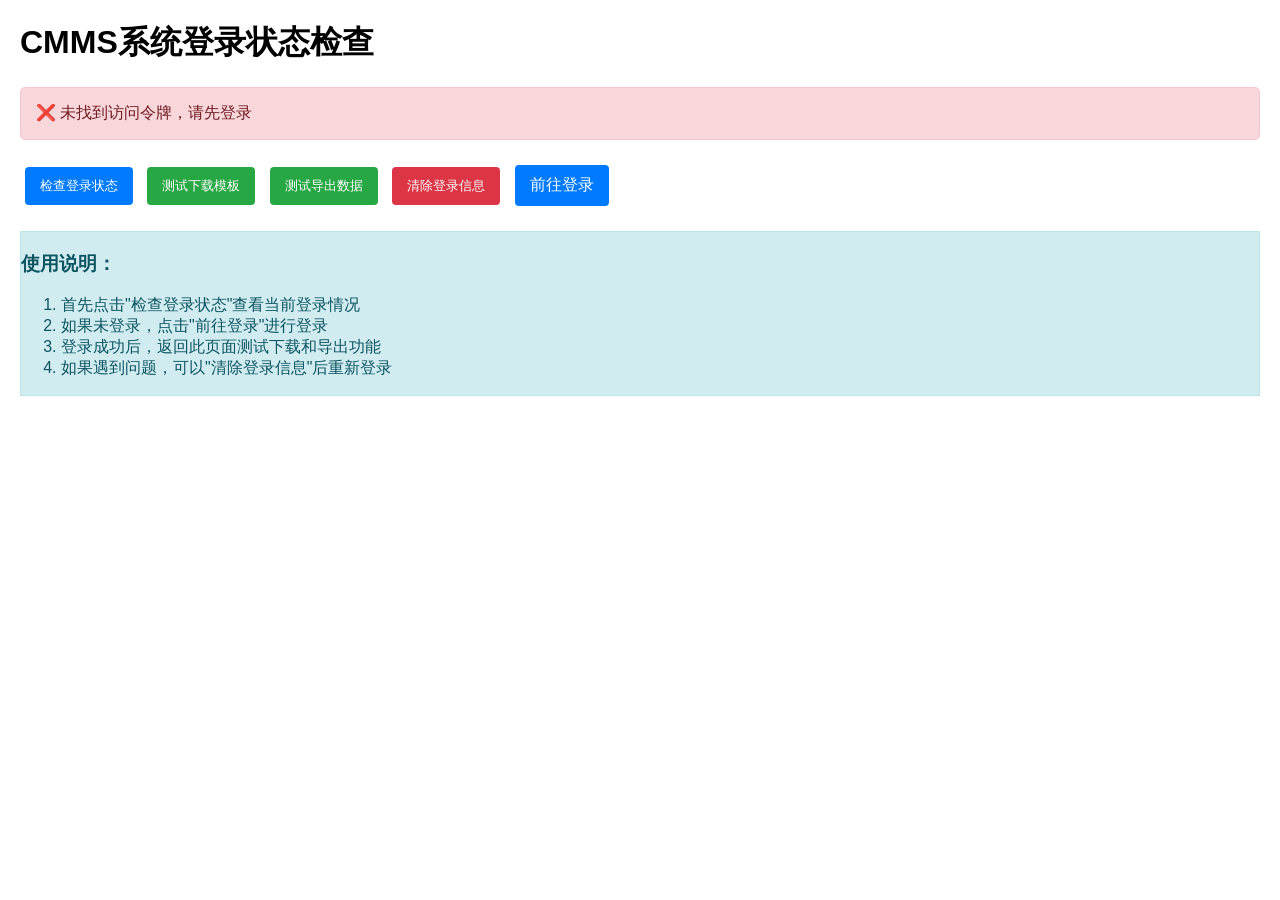
<file: static/check_login.html>
<!DOCTYPE html>
<html lang="zh-CN">
<head>
    <meta charset="UTF-8">
    <meta name="viewport" content="width=device-width, initial-scale=1.0">
    <title>登录状态检查</title>
    <style>
        body { font-family: Arial, sans-serif; margin: 20px; }
        .status { padding: 15px; margin: 10px 0; border-radius: 5px; }
        .success { background: #d4edda; color: #155724; border: 1px solid #c3e6cb; }
        .error { background: #f8d7da; color: #721c24; border: 1px solid #f5c6cb; }
        .warning { background: #fff3cd; color: #856404; border: 1px solid #ffeaa7; }
        .info { background: #d1ecf1; color: #0c5460; border: 1px solid #bee5eb; }
        .btn { padding: 10px 15px; margin: 5px; background: #007bff; color: white; border: none; border-radius: 4px; cursor: pointer; text-decoration: none; display: inline-block; }
        .btn:hover { background: #0056b3; }
        .btn-success { background: #28a745; }
        .btn-danger { background: #dc3545; }
        .code { background: #f8f9fa; padding: 2px 4px; border-radius: 3px; font-family: monospace; }
    </style>
</head>
<body>
    <h1>CMMS系统登录状态检查</h1>
    
    <div id="statusArea"></div>
    
    <div style="margin: 20px 0;">
        <button class="btn" onclick="checkLoginStatus()">检查登录状态</button>
        <button class="btn btn-success" onclick="testDownload()">测试下载模板</button>
        <button class="btn btn-success" onclick="testExport()">测试导出数据</button>
        <button class="btn btn-danger" onclick="clearTokens()">清除登录信息</button>
        <a href="/static/login.html" class="btn">前往登录</a>
    </div>
    
    <div class="info">
        <h3>使用说明：</h3>
        <ol>
            <li>首先点击"检查登录状态"查看当前登录情况</li>
            <li>如果未登录，点击"前往登录"进行登录</li>
            <li>登录成功后，返回此页面测试下载和导出功能</li>
            <li>如果遇到问题，可以"清除登录信息"后重新登录</li>
        </ol>
    </div>

    <script>
        function showStatus(message, type = 'info') {
            const statusArea = document.getElementById('statusArea');
            const div = document.createElement('div');
            div.className = `status ${type}`;
            div.innerHTML = message;
            statusArea.appendChild(div);
        }
        
        function clearStatus() {
            document.getElementById('statusArea').innerHTML = '';
        }
        
        function checkLoginStatus() {
            clearStatus();
            
            const accessToken = localStorage.getItem('access_token');
            const refreshToken = localStorage.getItem('refresh_token');
            const userInfo = localStorage.getItem('user');
            
            if (!accessToken) {
                showStatus('❌ 未找到访问令牌，请先登录', 'error');
                return;
            }
            
            showStatus('✅ 找到访问令牌', 'success');
            
            if (refreshToken) {
                showStatus('✅ 找到刷新令牌', 'success');
            } else {
                showStatus('⚠️ 未找到刷新令牌', 'warning');
            }
            
            if (userInfo) {
                try {
                    const user = JSON.parse(userInfo);
                    showStatus(`✅ 用户信息: ${user.username} (${user.role || '未知角色'})`, 'success');
                } catch (e) {
                    showStatus('⚠️ 用户信息格式错误', 'warning');
                }
            } else {
                showStatus('⚠️ 未找到用户信息', 'warning');
            }
            
            // 检查Token是否过期
            try {
                const payload = JSON.parse(atob(accessToken.split('.')[1]));
                const exp = payload.exp * 1000;
                const now = Date.now();
                
                if (exp > now) {
                    const remaining = Math.floor((exp - now) / 1000 / 60);
                    showStatus(`✅ 令牌有效，剩余 ${remaining} 分钟`, 'success');
                } else {
                    showStatus('❌ 令牌已过期，请重新登录', 'error');
                }
            } catch (e) {
                showStatus('⚠️ 无法解析令牌信息', 'warning');
            }
        }
        
        async function testDownload() {
            clearStatus();
            showStatus('正在测试下载模板...', 'info');
            
            const token = localStorage.getItem('access_token');
            if (!token) {
                showStatus('❌ 未找到访问令牌，请先登录', 'error');
                return;
            }
            
            try {
                const response = await fetch('/api/assets/download_template/', {
                    method: 'GET',
                    headers: {
                        'Authorization': `Bearer ${token}`
                    }
                });
                
                if (response.ok) {
                    showStatus('✅ 下载模板API测试成功', 'success');
                    
                    // 实际下载文件
                    const blob = await response.blob();
                    const url = window.URL.createObjectURL(blob);
                    const a = document.createElement('a');
                    a.href = url;
                    a.download = '设备导入模板.xlsx';
                    document.body.appendChild(a);
                    a.click();
                    document.body.removeChild(a);
                    window.URL.revokeObjectURL(url);
                    
                    showStatus('✅ 模板文件下载成功', 'success');
                } else {
                    const errorText = await response.text();
                    showStatus(`❌ 下载失败: ${response.status} - ${errorText}`, 'error');
                }
            } catch (error) {
                showStatus(`❌ 下载测试失败: ${error.message}`, 'error');
            }
        }
        
        async function testExport() {
            clearStatus();
            showStatus('正在测试导出数据...', 'info');
            
            const token = localStorage.getItem('access_token');
            if (!token) {
                showStatus('❌ 未找到访问令牌，请先登录', 'error');
                return;
            }
            
            try {
                const response = await fetch('/api/assets/export_csv/', {
                    method: 'GET',
                    headers: {
                        'Authorization': `Bearer ${token}`
                    }
                });
                
                if (response.ok) {
                    showStatus('✅ 导出数据API测试成功', 'success');
                    
                    // 实际下载文件
                    const blob = await response.blob();
                    const url = window.URL.createObjectURL(blob);
                    const a = document.createElement('a');
                    a.href = url;
                    a.download = '设备台账导出.xlsx';
                    document.body.appendChild(a);
                    a.click();
                    document.body.removeChild(a);
                    window.URL.revokeObjectURL(url);
                    
                    showStatus('✅ 数据文件导出成功', 'success');
                } else {
                    const errorText = await response.text();
                    showStatus(`❌ 导出失败: ${response.status} - ${errorText}`, 'error');
                }
            } catch (error) {
                showStatus(`❌ 导出测试失败: ${error.message}`, 'error');
            }
        }
        
        function clearTokens() {
            localStorage.removeItem('access_token');
            localStorage.removeItem('refresh_token');
            localStorage.removeItem('user');
            showStatus('✅ 登录信息已清除', 'success');
        }
        
        // 页面加载时自动检查状态
        window.addEventListener('load', () => {
            checkLoginStatus();
        });
    </script>
</body>
</html>
</file>
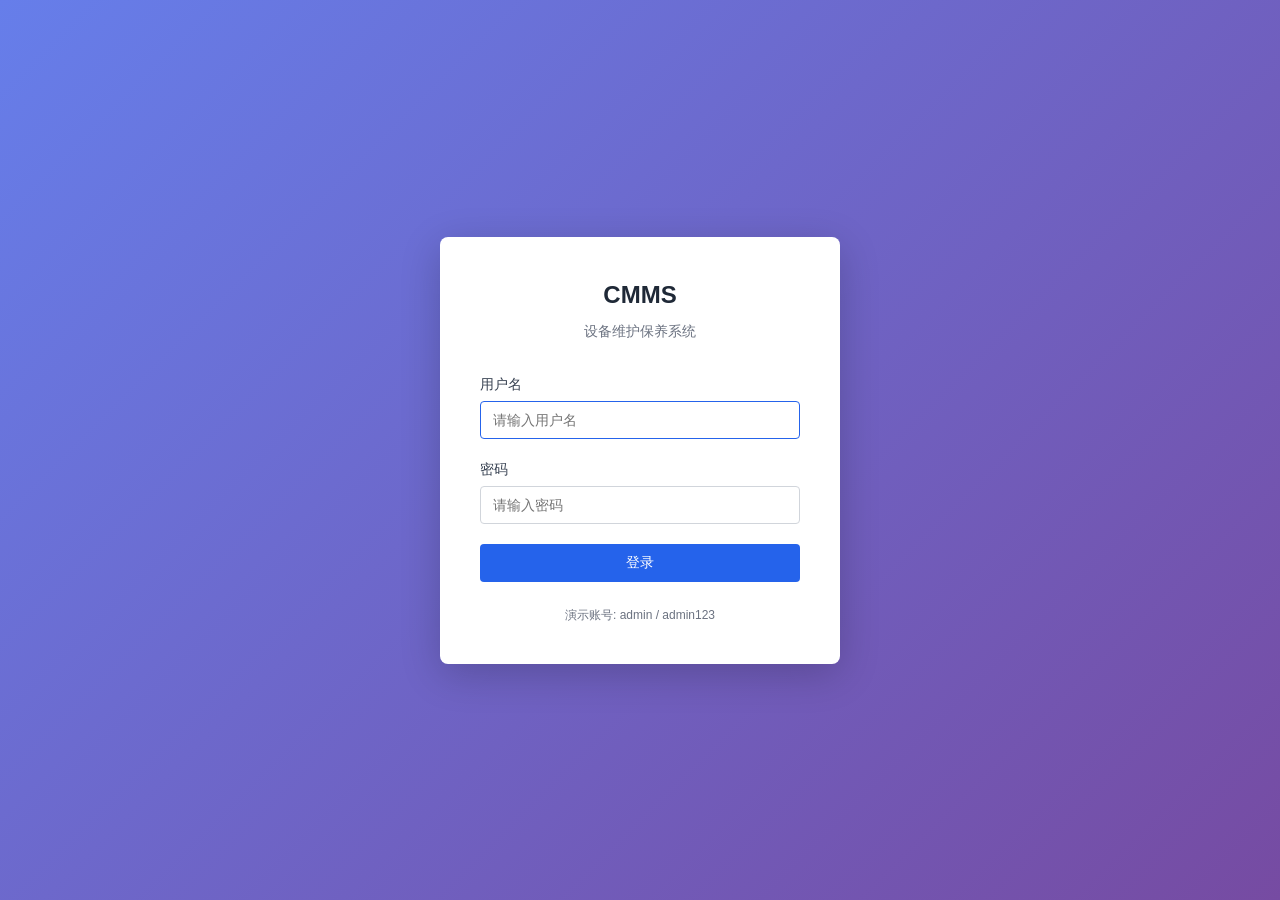
<file: static/login.html>
<!DOCTYPE html>
<html lang="zh-CN">
<head>
    <meta charset="UTF-8">
    <meta name="viewport" content="width=device-width, initial-scale=1.0">
    <title>登录 - CMMS 设备维护保养系统</title>
    <link rel="stylesheet" href="/static/css/common.css">
    <style>
        body {
            margin: 0;
            padding: 0;
        }
    </style>
</head>
<body>
    <div class="login-container">
        <div class="login-box">
            <h1 class="login-title">CMMS</h1>
            <p class="login-subtitle">设备维护保养系统</p>

            <div id="message-container"></div>

            <form id="loginForm">
                <div class="form-group">
                    <label class="form-label" for="username">用户名</label>
                    <input
                        type="text"
                        id="username"
                        name="username"
                        class="form-input"
                        placeholder="请输入用户名"
                        required
                        autofocus
                    >
                </div>

                <div class="form-group">
                    <label class="form-label" for="password">密码</label>
                    <input
                        type="password"
                        id="password"
                        name="password"
                        class="form-input"
                        placeholder="请输入密码"
                        required
                    >
                </div>

                <button type="submit" class="btn btn-primary btn-block" id="loginBtn">
                    登录
                </button>
            </form>

            <div style="margin-top: 24px; text-align: center; color: var(--gray-500); font-size: 12px;">
                <p>演示账号: admin / admin123</p>
            </div>
        </div>
    </div>

    <script>
        // API配置
        const API_BASE = '/api';

        // 显示消息
        function showMessage(message, type = 'success') {
            const container = document.getElementById('message-container');
            const messageEl = document.createElement('div');
            messageEl.className = `message message-${type}`;
            messageEl.textContent = message;
            container.appendChild(messageEl);

            // 3秒后自动消失
            setTimeout(() => {
                messageEl.remove();
            }, 3000);
        }

        // 登录表单处理
        document.getElementById('loginForm').addEventListener('submit', async (e) => {
            e.preventDefault();

            const username = document.getElementById('username').value;
            const password = document.getElementById('password').value;
            const loginBtn = document.getElementById('loginBtn');

            // 禁用按钮
            loginBtn.disabled = true;
            loginBtn.innerHTML = '<span class="loading"></span> 登录中...';

            try {
                // 调用登录API
                const response = await fetch(`${API_BASE}/auth/login/`, {
                    method: 'POST',
                    headers: {
                        'Content-Type': 'application/json',
                    },
                    body: JSON.stringify({ username, password })
                });

                const data = await response.json();

                if (response.ok) {
                    // 保存token
                    localStorage.setItem('access_token', data.access);
                    localStorage.setItem('refresh_token', data.refresh);
                    localStorage.setItem('user', JSON.stringify(data.user));

                    showMessage('登录成功，正在跳转...', 'success');

                    // 跳转到主页
                    setTimeout(() => {
                        window.location.href = '/static/index.html';
                    }, 500);
                } else {
                    showMessage(data.detail || data.message || '登录失败，请检查用户名和密码', 'error');
                    loginBtn.disabled = false;
                    loginBtn.textContent = '登录';
                }
            } catch (error) {
                console.error('登录错误:', error);
                showMessage('网络错误，请稍后重试', 'error');
                loginBtn.disabled = false;
                loginBtn.textContent = '登录';
            }
        });

        // 检查是否已登录
        window.addEventListener('load', () => {
            const token = localStorage.getItem('access_token');
            if (token) {
                // 已登录，跳转到主页
                window.location.href = '/static/index.html';
            }
        });
    </script>
</body>
</html>
</file>
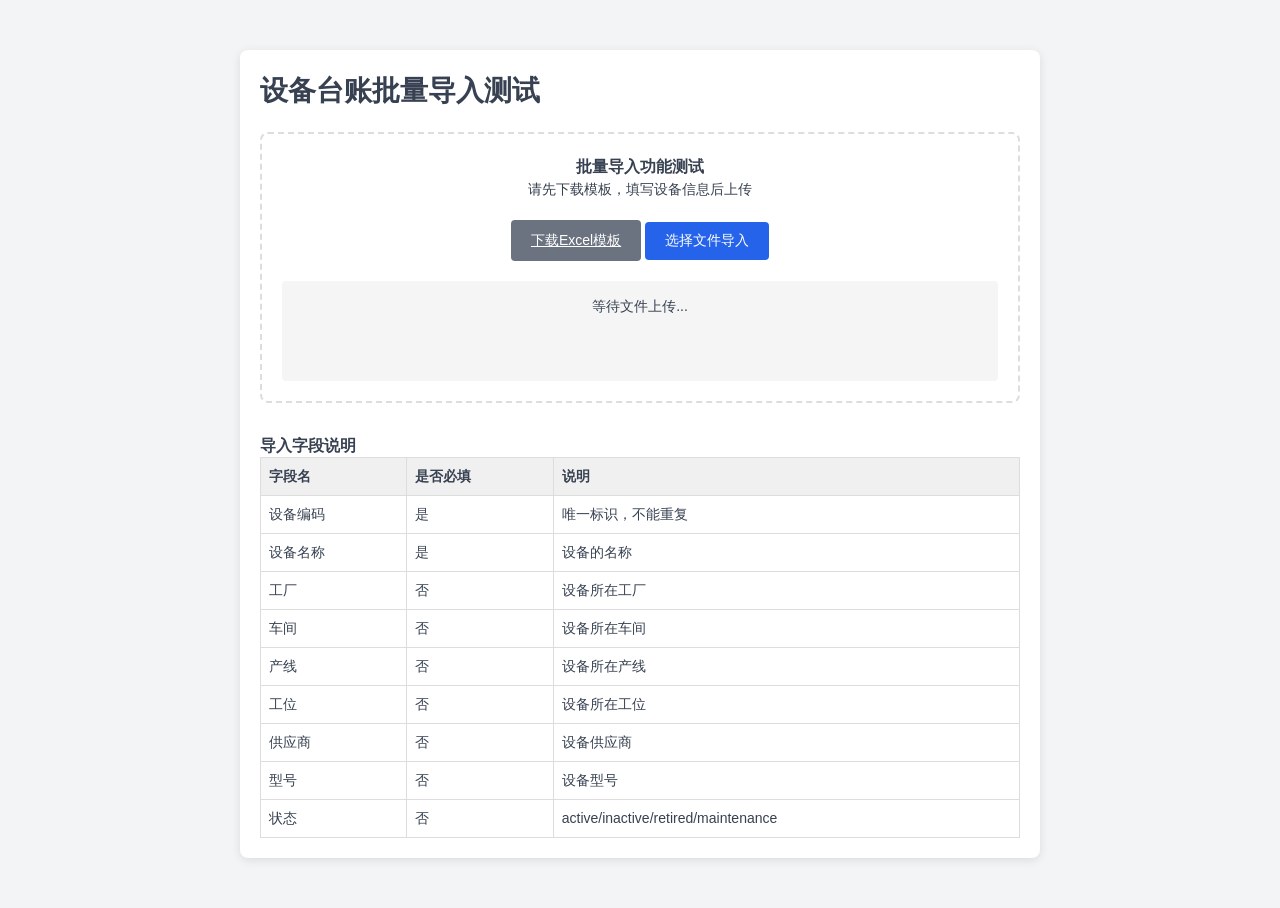
<file: static/test_import.html>
<!DOCTYPE html>
<html lang="zh-CN">
<head>
    <meta charset="UTF-8">
    <meta name="viewport" content="width=device-width, initial-scale=1.0">
    <title>设备批量导入测试</title>
    <link rel="stylesheet" href="/static/css/common.css">
    <style>
        .container {
            max-width: 800px;
            margin: 50px auto;
            padding: 20px;
            background: white;
            border-radius: 8px;
            box-shadow: 0 2px 10px rgba(0,0,0,0.1);
        }
        .import-section {
            margin: 20px 0;
            padding: 20px;
            border: 2px dashed #ddd;
            border-radius: 8px;
            text-align: center;
        }
        .result-area {
            margin-top: 20px;
            padding: 15px;
            background: #f5f5f5;
            border-radius: 4px;
            min-height: 100px;
        }
    </style>
</head>
<body>
    <div class="container">
        <h1>设备台账批量导入测试</h1>
        
        <div class="import-section">
            <h3>批量导入功能测试</h3>
            <p>请先下载模板，填写设备信息后上传</p>
            
            <div style="margin: 20px 0;">
                <a href="/api/assets/download_template/" class="btn btn-secondary" target="_blank">下载Excel模板</a>
                <button class="btn btn-primary" onclick="document.getElementById('fileInput').click()">选择文件导入</button>
                <input type="file" id="fileInput" accept=".xlsx,.xls,.csv" style="display: none;" onchange="handleFileUpload(this)">
            </div>
            
            <div class="result-area" id="resultArea">
                <p>等待文件上传...</p>
            </div>
        </div>
        
        <div style="margin-top: 30px;">
            <h3>导入字段说明</h3>
            <table style="width: 100%; border-collapse: collapse;">
                <thead>
                    <tr style="background: #f0f0f0;">
                        <th style="padding: 8px; border: 1px solid #ddd;">字段名</th>
                        <th style="padding: 8px; border: 1px solid #ddd;">是否必填</th>
                        <th style="padding: 8px; border: 1px solid #ddd;">说明</th>
                    </tr>
                </thead>
                <tbody>
                    <tr><td style="padding: 8px; border: 1px solid #ddd;">设备编码</td><td style="padding: 8px; border: 1px solid #ddd;">是</td><td style="padding: 8px; border: 1px solid #ddd;">唯一标识，不能重复</td></tr>
                    <tr><td style="padding: 8px; border: 1px solid #ddd;">设备名称</td><td style="padding: 8px; border: 1px solid #ddd;">是</td><td style="padding: 8px; border: 1px solid #ddd;">设备的名称</td></tr>
                    <tr><td style="padding: 8px; border: 1px solid #ddd;">工厂</td><td style="padding: 8px; border: 1px solid #ddd;">否</td><td style="padding: 8px; border: 1px solid #ddd;">设备所在工厂</td></tr>
                    <tr><td style="padding: 8px; border: 1px solid #ddd;">车间</td><td style="padding: 8px; border: 1px solid #ddd;">否</td><td style="padding: 8px; border: 1px solid #ddd;">设备所在车间</td></tr>
                    <tr><td style="padding: 8px; border: 1px solid #ddd;">产线</td><td style="padding: 8px; border: 1px solid #ddd;">否</td><td style="padding: 8px; border: 1px solid #ddd;">设备所在产线</td></tr>
                    <tr><td style="padding: 8px; border: 1px solid #ddd;">工位</td><td style="padding: 8px; border: 1px solid #ddd;">否</td><td style="padding: 8px; border: 1px solid #ddd;">设备所在工位</td></tr>
                    <tr><td style="padding: 8px; border: 1px solid #ddd;">供应商</td><td style="padding: 8px; border: 1px solid #ddd;">否</td><td style="padding: 8px; border: 1px solid #ddd;">设备供应商</td></tr>
                    <tr><td style="padding: 8px; border: 1px solid #ddd;">型号</td><td style="padding: 8px; border: 1px solid #ddd;">否</td><td style="padding: 8px; border: 1px solid #ddd;">设备型号</td></tr>
                    <tr><td style="padding: 8px; border: 1px solid #ddd;">状态</td><td style="padding: 8px; border: 1px solid #ddd;">否</td><td style="padding: 8px; border: 1px solid #ddd;">active/inactive/retired/maintenance</td></tr>
                </tbody>
            </table>
        </div>
    </div>

    <script>
        // API基础配置
        const API_BASE = '/api';
        
        // 获取认证头
        function getAuthHeaders() {
            const token = localStorage.getItem('access_token');
            return {
                ...(token && { 'Authorization': `Bearer ${token}` })
            };
        }
        
        // 处理文件上传
        async function handleFileUpload(input) {
            const file = input.files[0];
            if (!file) {
                return;
            }
            
            const resultArea = document.getElementById('resultArea');
            resultArea.innerHTML = '<p style="color: #0066cc;">正在上传和处理文件，请稍候...</p>';
            
            try {
                const formData = new FormData();
                formData.append('file', file);
                
                const response = await fetch(`${API_BASE}/assets/import_excel/`, {
                    method: 'POST',
                    headers: getAuthHeaders(),
                    body: formData
                });
                
                if (!response.ok) {
                    throw new Error(`HTTP ${response.status}: ${response.statusText}`);
                }
                
                const result = await response.json();
                
                // 显示结果
                let html = '<h4>导入结果</h4>';
                html += `<p><strong>成功导入:</strong> ${result.success_count || 0} 条</p>`;
                html += `<p><strong>失败:</strong> ${result.error_count || 0} 条</p>`;
                html += `<p><strong>消息:</strong> ${result.message || '无消息'}</p>`;
                
                if (result.errors && result.errors.length > 0) {
                    html += '<h5>错误详情:</h5><ul>';
                    result.errors.forEach(error => {
                        html += `<li style="color: #cc0000;">${error}</li>`;
                    });
                    html += '</ul>';
                }
                
                resultArea.innerHTML = html;
                
            } catch (error) {
                console.error('导入失败:', error);
                resultArea.innerHTML = `<p style="color: #cc0000;">导入失败: ${error.message}</p>`;
            }
            
            // 清空文件选择
            input.value = '';
        }
    </script>
</body>
</html>
</file>
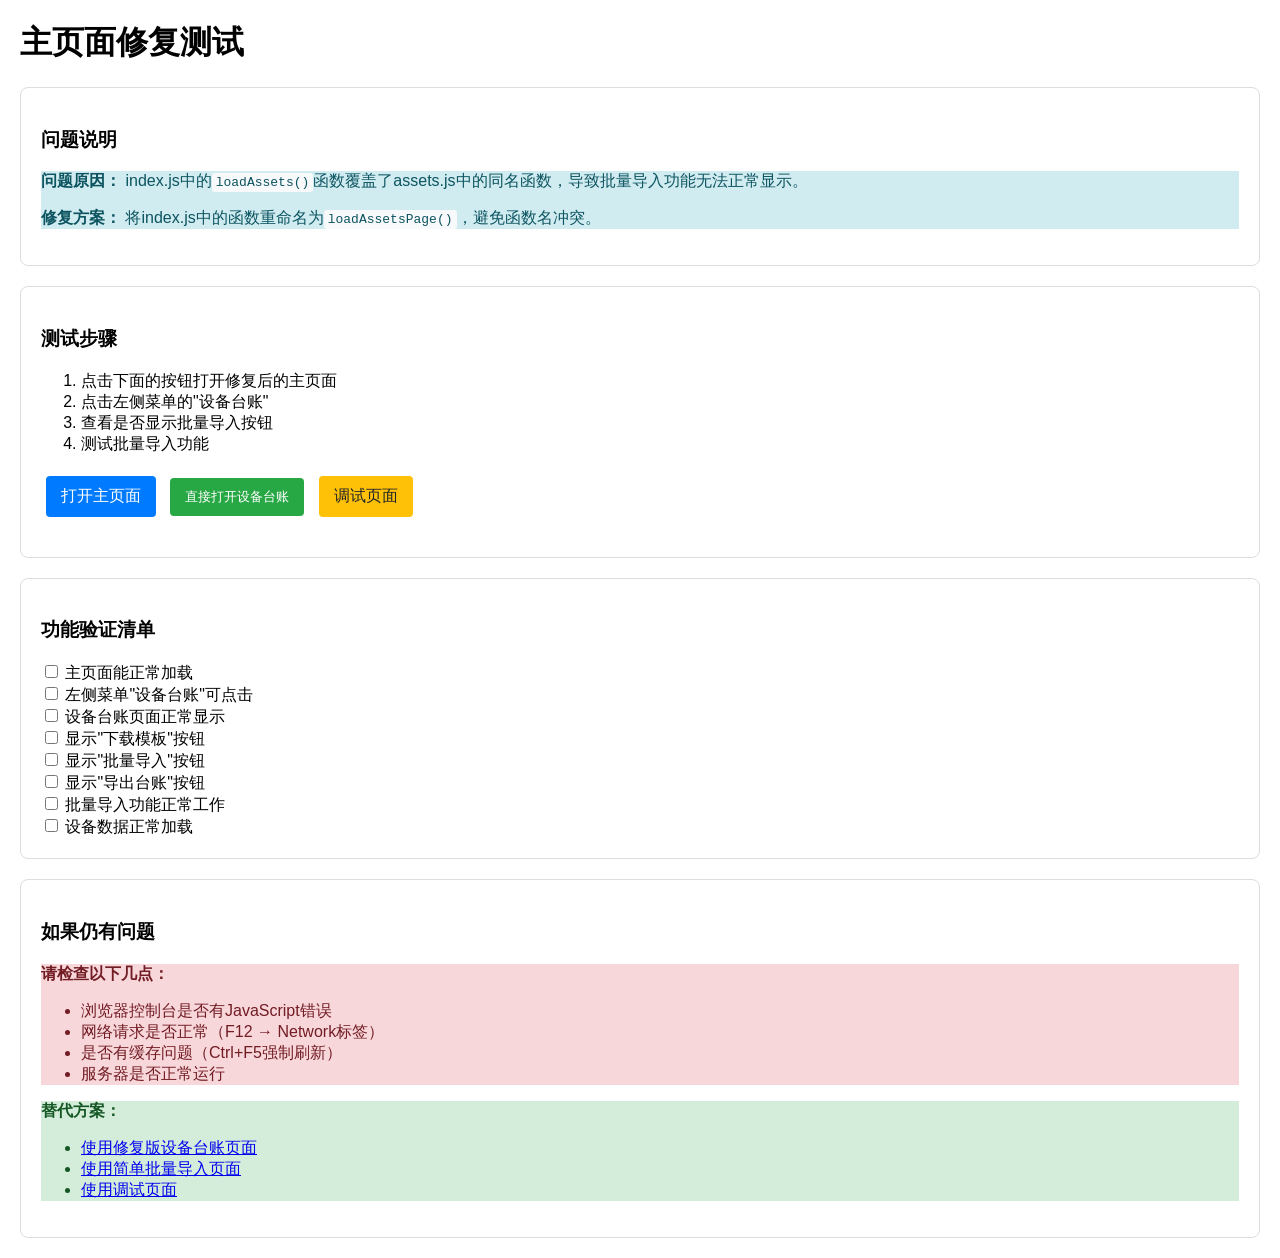
<file: static/test_main_page.html>
<!DOCTYPE html>
<html lang="zh-CN">
<head>
    <meta charset="UTF-8">
    <meta name="viewport" content="width=device-width, initial-scale=1.0">
    <title>主页面修复测试</title>
    <style>
        body { font-family: Arial, sans-serif; margin: 20px; }
        .test-section { margin: 20px 0; padding: 20px; border: 1px solid #ddd; border-radius: 8px; }
        .btn { padding: 10px 15px; margin: 5px; background: #007bff; color: white; border: none; border-radius: 4px; cursor: pointer; text-decoration: none; display: inline-block; }
        .btn:hover { background: #0056b3; }
        .btn-success { background: #28a745; }
        .btn-warning { background: #ffc107; color: #212529; }
        .status { padding: 10px; margin: 10px 0; border-radius: 4px; }
        .success { background: #d4edda; color: #155724; }
        .error { background: #f8d7da; color: #721c24; }
        .info { background: #d1ecf1; color: #0c5460; }
        .code { background: #f8f9fa; padding: 2px 4px; border-radius: 3px; font-family: monospace; }
    </style>
</head>
<body>
    <h1>主页面修复测试</h1>
    
    <div class="test-section">
        <h3>问题说明</h3>
        <div class="info">
            <p><strong>问题原因：</strong> index.js中的<code class="code">loadAssets()</code>函数覆盖了assets.js中的同名函数，导致批量导入功能无法正常显示。</p>
            <p><strong>修复方案：</strong> 将index.js中的函数重命名为<code class="code">loadAssetsPage()</code>，避免函数名冲突。</p>
        </div>
    </div>
    
    <div class="test-section">
        <h3>测试步骤</h3>
        <ol>
            <li>点击下面的按钮打开修复后的主页面</li>
            <li>点击左侧菜单的"设备台账"</li>
            <li>查看是否显示批量导入按钮</li>
            <li>测试批量导入功能</li>
        </ol>
        
        <div style="margin: 15px 0;">
            <a href="/static/index.html" target="_blank" class="btn">打开主页面</a>
            <button class="btn btn-success" onclick="openWithAssets()">直接打开设备台账</button>
            <a href="/static/debug_assets.html" target="_blank" class="btn btn-warning">调试页面</a>
        </div>
    </div>
    
    <div class="test-section">
        <h3>功能验证清单</h3>
        <div id="checkList">
            <label><input type="checkbox"> 主页面能正常加载</label><br>
            <label><input type="checkbox"> 左侧菜单"设备台账"可点击</label><br>
            <label><input type="checkbox"> 设备台账页面正常显示</label><br>
            <label><input type="checkbox"> 显示"下载模板"按钮</label><br>
            <label><input type="checkbox"> 显示"批量导入"按钮</label><br>
            <label><input type="checkbox"> 显示"导出台账"按钮</label><br>
            <label><input type="checkbox"> 批量导入功能正常工作</label><br>
            <label><input type="checkbox"> 设备数据正常加载</label><br>
        </div>
    </div>
    
    <div class="test-section">
        <h3>如果仍有问题</h3>
        <div class="error">
            <p><strong>请检查以下几点：</strong></p>
            <ul>
                <li>浏览器控制台是否有JavaScript错误</li>
                <li>网络请求是否正常（F12 → Network标签）</li>
                <li>是否有缓存问题（Ctrl+F5强制刷新）</li>
                <li>服务器是否正常运行</li>
            </ul>
        </div>
        
        <div class="success">
            <p><strong>替代方案：</strong></p>
            <ul>
                <li><a href="/static/assets_fixed.html" target="_blank">使用修复版设备台账页面</a></li>
                <li><a href="/static/test_import.html" target="_blank">使用简单批量导入页面</a></li>
                <li><a href="/static/debug_assets.html" target="_blank">使用调试页面</a></li>
            </ul>
        </div>
    </div>

    <script>
        function openWithAssets() {
            const mainWindow = window.open('/static/index.html', '_blank');
            
            // 等待页面加载后自动导航到设备台账
            setTimeout(() => {
                try {
                    if (mainWindow && !mainWindow.closed) {
                        // 尝试在新窗口中点击设备台账菜单
                        mainWindow.postMessage({
                            action: 'clickAssets'
                        }, '*');
                    }
                } catch (e) {
                    console.log('无法自动导航，请手动点击设备台账菜单');
                }
            }, 3000);
        }
        
        // 监听来自主页面的消息
        window.addEventListener('message', (event) => {
            if (event.data.status) {
                const statusDiv = document.createElement('div');
                statusDiv.className = `status ${event.data.type || 'info'}`;
                statusDiv.textContent = event.data.message;
                document.body.appendChild(statusDiv);
            }
        });
    </script>
</body>
</html>
</file>
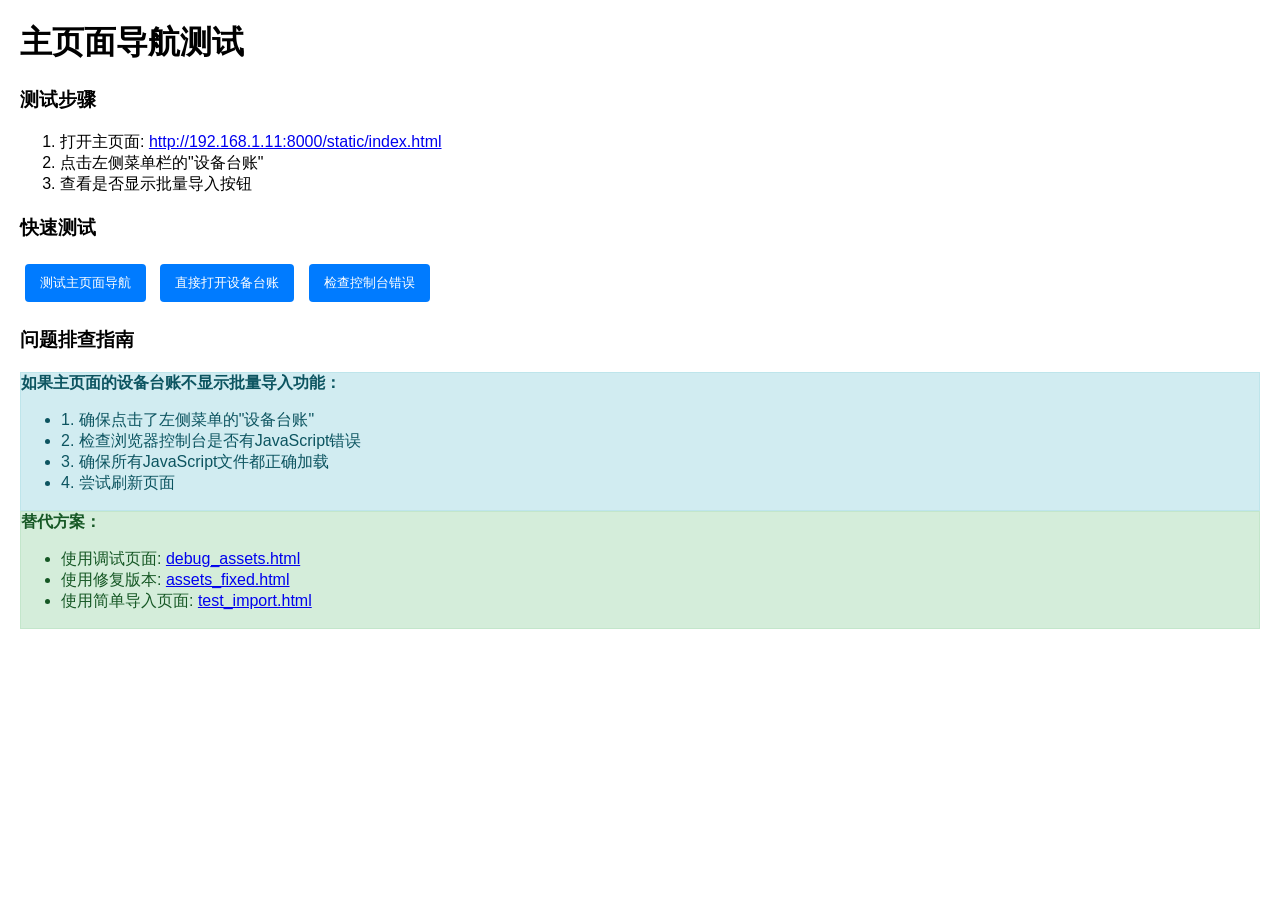
<file: static/test_navigation.html>
<!DOCTYPE html>
<html lang="zh-CN">
<head>
    <meta charset="UTF-8">
    <meta name="viewport" content="width=device-width, initial-scale=1.0">
    <title>导航测试</title>
    <style>
        body { font-family: Arial, sans-serif; margin: 20px; }
        .nav-test { margin: 20px 0; }
        .btn { padding: 10px 15px; margin: 5px; background: #007bff; color: white; border: none; border-radius: 4px; cursor: pointer; }
        .btn:hover { background: #0056b3; }
        .status { padding: 10px; margin: 10px 0; border-radius: 4px; }
        .success { background: #d4edda; color: #155724; border: 1px solid #c3e6cb; }
        .error { background: #f8d7da; color: #721c24; border: 1px solid #f5c6cb; }
        .info { background: #d1ecf1; color: #0c5460; border: 1px solid #bee5eb; }
    </style>
</head>
<body>
    <h1>主页面导航测试</h1>
    
    <div class="nav-test">
        <h3>测试步骤</h3>
        <ol>
            <li>打开主页面: <a href="/static/index.html" target="_blank">http://192.168.1.11:8000/static/index.html</a></li>
            <li>点击左侧菜单栏的"设备台账"</li>
            <li>查看是否显示批量导入按钮</li>
        </ol>
    </div>
    
    <div class="nav-test">
        <h3>快速测试</h3>
        <button class="btn" onclick="testMainPage()">测试主页面导航</button>
        <button class="btn" onclick="openAssetsPage()">直接打开设备台账</button>
        <button class="btn" onclick="checkConsoleErrors()">检查控制台错误</button>
    </div>
    
    <div id="testResults"></div>
    
    <div class="nav-test">
        <h3>问题排查指南</h3>
        <div class="info">
            <strong>如果主页面的设备台账不显示批量导入功能：</strong>
            <ul>
                <li>1. 确保点击了左侧菜单的"设备台账"</li>
                <li>2. 检查浏览器控制台是否有JavaScript错误</li>
                <li>3. 确保所有JavaScript文件都正确加载</li>
                <li>4. 尝试刷新页面</li>
            </ul>
        </div>
        
        <div class="success">
            <strong>替代方案：</strong>
            <ul>
                <li>使用调试页面: <a href="/static/debug_assets.html" target="_blank">debug_assets.html</a></li>
                <li>使用修复版本: <a href="/static/assets_fixed.html" target="_blank">assets_fixed.html</a></li>
                <li>使用简单导入页面: <a href="/static/test_import.html" target="_blank">test_import.html</a></li>
            </ul>
        </div>
    </div>

    <script>
        function showResult(message, type = 'info') {
            const div = document.createElement('div');
            div.className = `status ${type}`;
            div.innerHTML = message;
            document.getElementById('testResults').appendChild(div);
        }
        
        function testMainPage() {
            showResult('正在测试主页面...', 'info');
            
            // 打开主页面并尝试导航到设备台账
            const mainWindow = window.open('/static/index.html', '_blank');
            
            setTimeout(() => {
                try {
                    // 尝试在新窗口中执行导航
                    if (mainWindow && !mainWindow.closed) {
                        mainWindow.postMessage({
                            action: 'navigateToAssets'
                        }, '*');
                        showResult('已发送导航指令到主页面', 'success');
                    } else {
                        showResult('无法访问主页面窗口，请手动点击"设备台账"菜单', 'error');
                    }
                } catch (e) {
                    showResult('跨窗口通信失败，请手动测试', 'error');
                }
            }, 2000);
        }
        
        function openAssetsPage() {
            showResult('打开修复版设备台账页面...', 'info');
            window.open('/static/assets_fixed.html', '_blank');
        }
        
        function checkConsoleErrors() {
            showResult(`
                <strong>检查控制台错误的步骤：</strong><br>
                1. 打开主页面<br>
                2. 按F12打开开发者工具<br>
                3. 切换到Console标签<br>
                4. 查看是否有红色错误信息<br>
                5. 点击"设备台账"菜单<br>
                6. 再次检查是否有新的错误
            `, 'info');
        }
        
        // 监听来自主页面的消息
        window.addEventListener('message', (event) => {
            if (event.data.action === 'navigationResult') {
                showResult(`主页面导航结果: ${event.data.success ? '成功' : '失败'}`, 
                          event.data.success ? 'success' : 'error');
            }
        });
    </script>
</body>
</html>
</file>
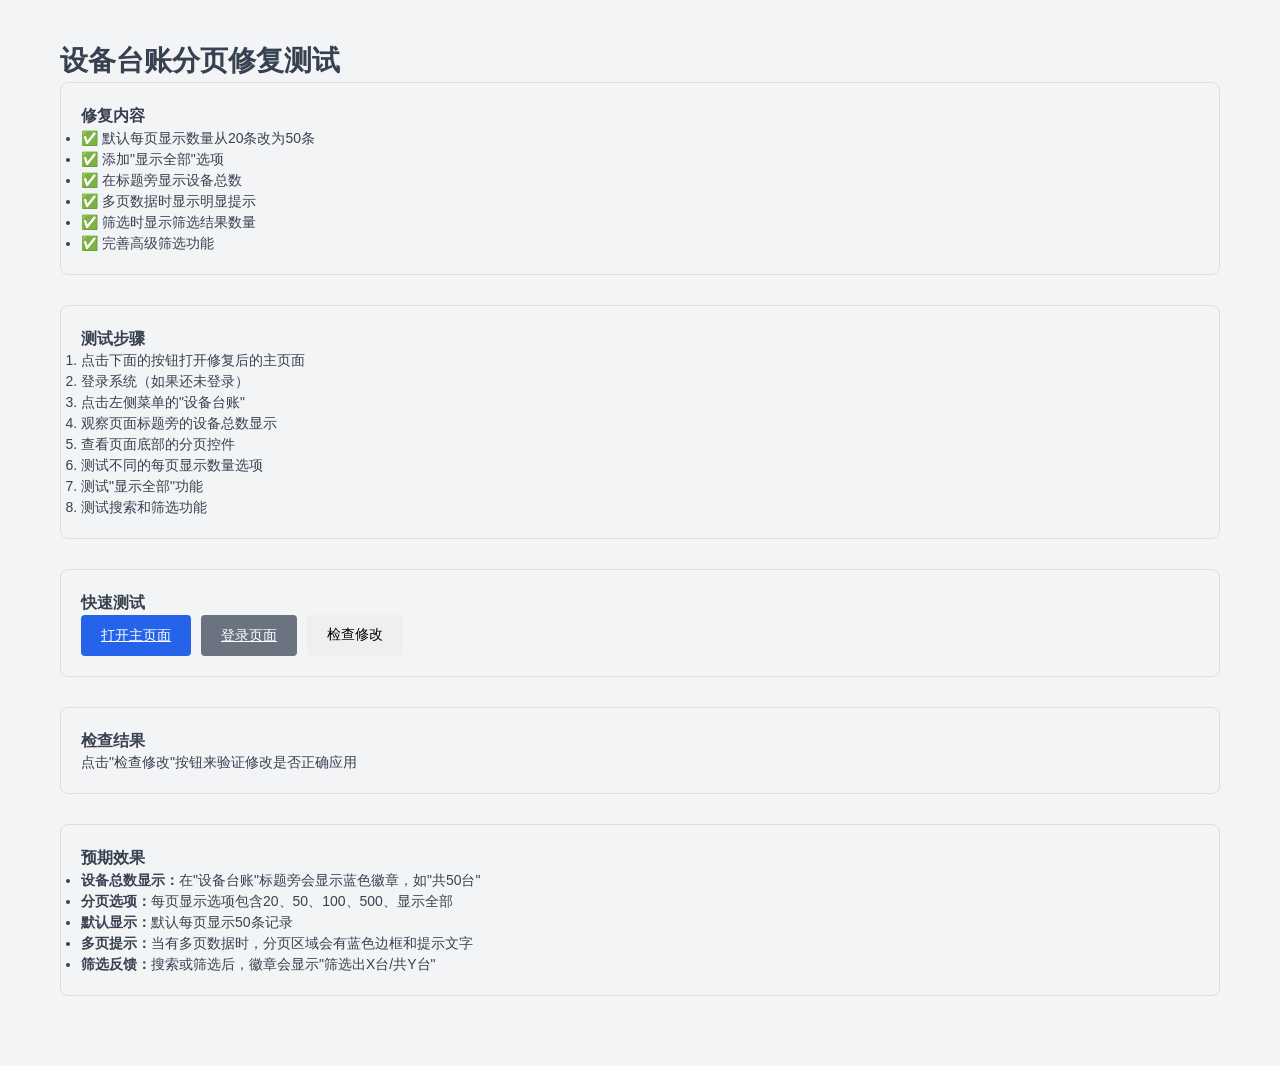
<file: static/test_pagination_fix.html>
<!DOCTYPE html>
<html lang="zh-CN">
<head>
    <meta charset="UTF-8">
    <meta name="viewport" content="width=device-width, initial-scale=1.0">
    <title>设备台账分页修复测试</title>
    <link rel="stylesheet" href="/static/css/common.css">
    <style>
        .test-container {
            max-width: 1200px;
            margin: 20px auto;
            padding: 20px;
        }
        .test-section {
            margin-bottom: 30px;
            padding: 20px;
            border: 1px solid #ddd;
            border-radius: 8px;
        }
        .success { color: #28a745; }
        .error { color: #dc3545; }
        .info { color: #007bff; }
    </style>
</head>
<body>
    <div class="test-container">
        <h1>设备台账分页修复测试</h1>
        
        <div class="test-section">
            <h3>修复内容</h3>
            <ul>
                <li>✅ 默认每页显示数量从20条改为50条</li>
                <li>✅ 添加"显示全部"选项</li>
                <li>✅ 在标题旁显示设备总数</li>
                <li>✅ 多页数据时显示明显提示</li>
                <li>✅ 筛选时显示筛选结果数量</li>
                <li>✅ 完善高级筛选功能</li>
            </ul>
        </div>

        <div class="test-section">
            <h3>测试步骤</h3>
            <ol>
                <li>点击下面的按钮打开修复后的主页面</li>
                <li>登录系统（如果还未登录）</li>
                <li>点击左侧菜单的"设备台账"</li>
                <li>观察页面标题旁的设备总数显示</li>
                <li>查看页面底部的分页控件</li>
                <li>测试不同的每页显示数量选项</li>
                <li>测试"显示全部"功能</li>
                <li>测试搜索和筛选功能</li>
            </ol>
        </div>

        <div class="test-section">
            <h3>快速测试</h3>
            <div style="display: flex; gap: 10px; flex-wrap: wrap;">
                <a href="/static/index.html" target="_blank" class="btn btn-primary">打开主页面</a>
                <a href="/static/login.html" target="_blank" class="btn btn-secondary">登录页面</a>
                <button class="btn btn-info" onclick="checkModifications()">检查修改</button>
            </div>
        </div>

        <div class="test-section">
            <h3>检查结果</h3>
            <div id="checkResults">
                <p>点击"检查修改"按钮来验证修改是否正确应用</p>
            </div>
        </div>

        <div class="test-section">
            <h3>预期效果</h3>
            <ul>
                <li><strong>设备总数显示：</strong>在"设备台账"标题旁会显示蓝色徽章，如"共50台"</li>
                <li><strong>分页选项：</strong>每页显示选项包含20、50、100、500、显示全部</li>
                <li><strong>默认显示：</strong>默认每页显示50条记录</li>
                <li><strong>多页提示：</strong>当有多页数据时，分页区域会有蓝色边框和提示文字</li>
                <li><strong>筛选反馈：</strong>搜索或筛选后，徽章会显示"筛选出X台/共Y台"</li>
            </ul>
        </div>
    </div>

    <script>
        function checkModifications() {
            const results = document.getElementById('checkResults');
            let html = '<h4>修改检查结果：</h4>';
            
            // 检查assets.js文件的修改
            fetch('/static/js/assets.js')
                .then(response => response.text())
                .then(content => {
                    const checks = [
                        {
                            name: '默认分页大小修改',
                            test: content.includes('pageSize = 50'),
                            expected: 'pageSize = 50'
                        },
                        {
                            name: '显示全部功能',
                            test: content.includes('value="all"') || content.includes("newPageSize === 'all'"),
                            expected: '包含显示全部逻辑'
                        },
                        {
                            name: '设备总数显示',
                            test: content.includes('assetCountBadge'),
                            expected: '包含设备总数显示逻辑'
                        },
                        {
                            name: '高级筛选功能',
                            test: content.includes('applyAdvancedFilter'),
                            expected: '包含高级筛选函数'
                        },
                        {
                            name: '分页提示功能',
                            test: content.includes('paginationTip'),
                            expected: '包含分页提示逻辑'
                        }
                    ];
                    
                    checks.forEach(check => {
                        const status = check.test ? '✅' : '❌';
                        const className = check.test ? 'success' : 'error';
                        html += `<p class="${className}">${status} ${check.name}: ${check.expected}</p>`;
                    });
                    
                    results.innerHTML = html;
                })
                .catch(error => {
                    results.innerHTML = '<p class="error">❌ 无法检查文件修改: ' + error.message + '</p>';
                });
        }
    </script>
</body>
</html>
</file>
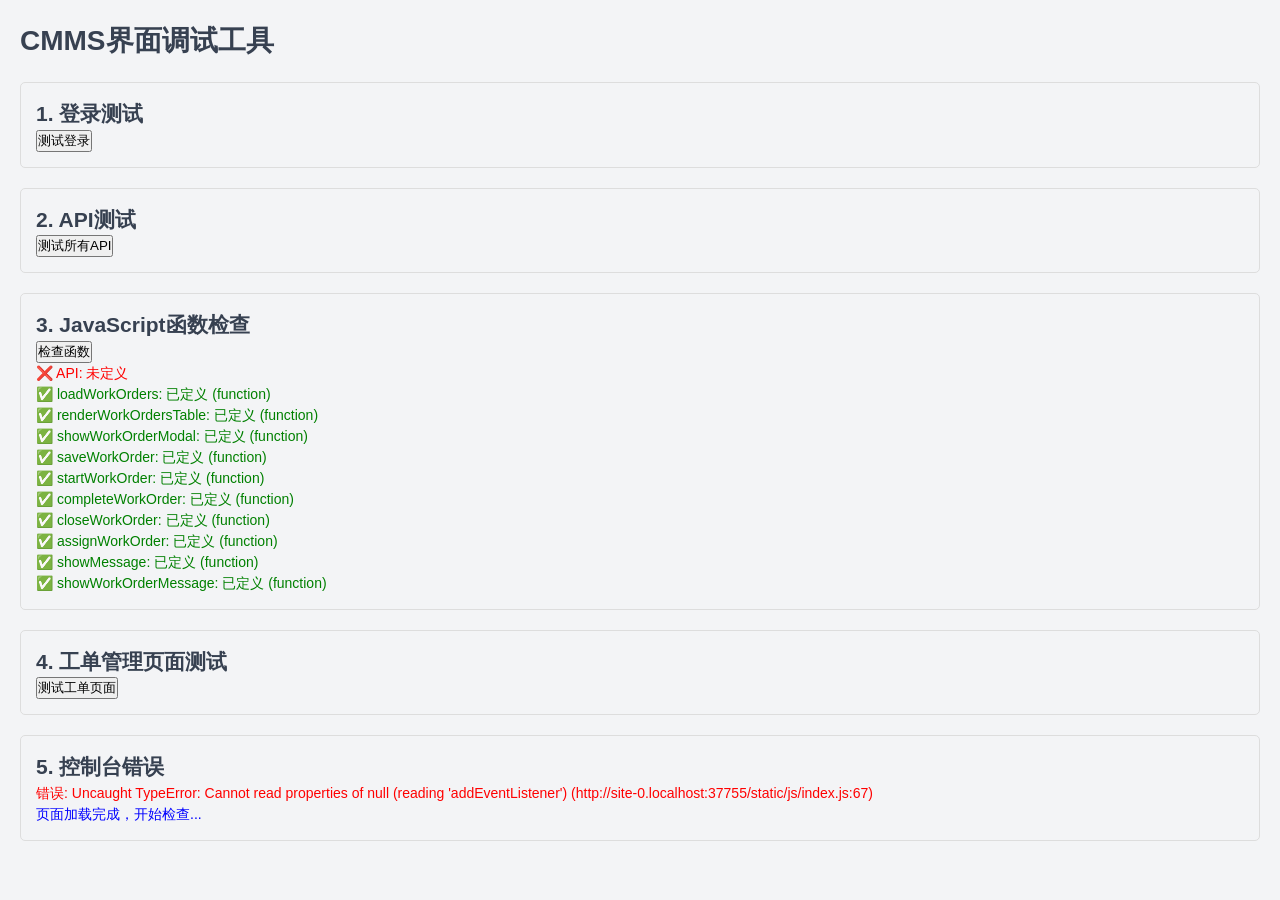
<file: tests/frontend/debug_interface.html>
<!DOCTYPE html>
<html lang="zh-CN">
<head>
    <meta charset="UTF-8">
    <meta name="viewport" content="width=device-width, initial-scale=1.0">
    <title>界面调试</title>
    <link rel="stylesheet" href="/static/css/common.css">
    <style>
        body { margin: 20px; font-family: Arial, sans-serif; }
        .debug-section { margin: 20px 0; padding: 15px; border: 1px solid #ddd; border-radius: 5px; }
        .error { color: red; }
        .success { color: green; }
        .info { color: blue; }
        pre { background: #f5f5f5; padding: 10px; border-radius: 3px; overflow-x: auto; }
    </style>
</head>
<body>
    <h1>CMMS界面调试工具</h1>
    
    <div class="debug-section">
        <h2>1. 登录测试</h2>
        <button onclick="testLogin()">测试登录</button>
        <div id="loginResult"></div>
    </div>

    <div class="debug-section">
        <h2>2. API测试</h2>
        <button onclick="testAPIs()">测试所有API</button>
        <div id="apiResult"></div>
    </div>

    <div class="debug-section">
        <h2>3. JavaScript函数检查</h2>
        <button onclick="checkFunctions()">检查函数</button>
        <div id="functionResult"></div>
    </div>

    <div class="debug-section">
        <h2>4. 工单管理页面测试</h2>
        <button onclick="testWorkOrderPage()">测试工单页面</button>
        <div id="workorderResult"></div>
    </div>

    <div class="debug-section">
        <h2>5. 控制台错误</h2>
        <div id="consoleErrors"></div>
    </div>

    <!-- 加载所有JavaScript文件 -->
    <script src="/static/js/api.js"></script>
    <script src="/static/js/assets.js"></script>
    <script src="/static/js/workorders.js"></script>
    <script src="/static/js/maintenance.js"></script>
    <script src="/static/js/index.js"></script>

    <script>
        let authToken = null;

        // 捕获控制台错误
        window.addEventListener('error', function(e) {
            const errorDiv = document.getElementById('consoleErrors');
            errorDiv.innerHTML += `<div class="error">错误: ${e.message} (${e.filename}:${e.lineno})</div>`;
        });

        function log(elementId, message, type = 'info') {
            const element = document.getElementById(elementId);
            const className = type === 'error' ? 'error' : type === 'success' ? 'success' : 'info';
            element.innerHTML += `<div class="${className}">${message}</div>`;
        }

        async function testLogin() {
            const resultDiv = document.getElementById('loginResult');
            resultDiv.innerHTML = '';
            
            try {
                log('loginResult', '正在测试登录...', 'info');
                
                const response = await fetch('/api/auth/login/', {
                    method: 'POST',
                    headers: { 'Content-Type': 'application/json' },
                    body: JSON.stringify({ username: 'admin', password: 'admin123' })
                });

                if (response.ok) {
                    const data = await response.json();
                    authToken = data.access;
                    log('loginResult', '✅ 登录成功', 'success');
                    log('loginResult', `用户: ${data.user.username} (${data.user.role})`, 'info');
                } else {
                    const error = await response.json();
                    log('loginResult', `❌ 登录失败: ${JSON.stringify(error)}`, 'error');
                }
            } catch (error) {
                log('loginResult', `❌ 登录异常: ${error.message}`, 'error');
            }
        }

        async function testAPIs() {
            const resultDiv = document.getElementById('apiResult');
            resultDiv.innerHTML = '';

            if (!authToken) {
                log('apiResult', '❌ 请先登录', 'error');
                return;
            }

            const apis = [
                { name: '设备列表', url: '/api/assets/' },
                { name: '用户列表', url: '/api/auth/users/' },
                { name: '工单列表', url: '/api/workorders/' },
                { name: '保养计划', url: '/api/maintenance/plans/' },
                { name: '备件列表', url: '/api/spareparts/' }
            ];

            for (const api of apis) {
                try {
                    log('apiResult', `测试 ${api.name}...`, 'info');
                    
                    const response = await fetch(api.url, {
                        headers: { 'Authorization': `Bearer ${authToken}` }
                    });

                    if (response.ok) {
                        const data = await response.json();
                        log('apiResult', `✅ ${api.name}: ${data.results ? data.results.length : 'N/A'} 条记录`, 'success');
                    } else {
                        log('apiResult', `❌ ${api.name}: ${response.status} ${response.statusText}`, 'error');
                    }
                } catch (error) {
                    log('apiResult', `❌ ${api.name}: ${error.message}`, 'error');
                }
            }
        }

        function checkFunctions() {
            const resultDiv = document.getElementById('functionResult');
            resultDiv.innerHTML = '';

            const functions = [
                'API',
                'loadWorkOrders',
                'renderWorkOrdersTable',
                'showWorkOrderModal',
                'saveWorkOrder',
                'startWorkOrder',
                'completeWorkOrder',
                'closeWorkOrder',
                'assignWorkOrder',
                'showMessage',
                'showWorkOrderMessage'
            ];

            functions.forEach(funcName => {
                if (typeof window[funcName] !== 'undefined') {
                    log('functionResult', `✅ ${funcName}: 已定义 (${typeof window[funcName]})`, 'success');
                } else {
                    log('functionResult', `❌ ${funcName}: 未定义`, 'error');
                }
            });
        }

        async function testWorkOrderPage() {
            const resultDiv = document.getElementById('workorderResult');
            resultDiv.innerHTML = '';

            if (!authToken) {
                log('workorderResult', '❌ 请先登录', 'error');
                return;
            }

            try {
                log('workorderResult', '测试工单页面加载...', 'info');

                // 检查页面元素
                const pageElement = document.getElementById('page-workorders');
                if (pageElement) {
                    log('workorderResult', '✅ 找到工单页面容器', 'success');
                } else {
                    log('workorderResult', '❌ 未找到工单页面容器', 'error');
                }

                // 测试loadWorkOrders函数
                if (typeof loadWorkOrders === 'function') {
                    log('workorderResult', '✅ loadWorkOrders函数存在', 'success');
                    
                    // 创建临时页面容器
                    if (!pageElement) {
                        const tempDiv = document.createElement('div');
                        tempDiv.id = 'page-workorders';
                        document.body.appendChild(tempDiv);
                    }

                    await loadWorkOrders();
                    log('workorderResult', '✅ loadWorkOrders执行完成', 'success');

                    // 检查表格是否创建
                    const tableBody = document.getElementById('workOrdersTableBody');
                    if (tableBody) {
                        log('workorderResult', '✅ 工单表格已创建', 'success');
                        log('workorderResult', `表格内容: ${tableBody.innerHTML.substring(0, 100)}...`, 'info');
                    } else {
                        log('workorderResult', '❌ 工单表格未创建', 'error');
                    }
                } else {
                    log('workorderResult', '❌ loadWorkOrders函数不存在', 'error');
                }

            } catch (error) {
                log('workorderResult', `❌ 测试异常: ${error.message}`, 'error');
                log('workorderResult', `错误堆栈: ${error.stack}`, 'error');
            }
        }

        // 页面加载完成后自动检查函数
        window.addEventListener('load', function() {
            log('consoleErrors', '页面加载完成，开始检查...', 'info');
            checkFunctions();
        });
    </script>
</body>
</html>
</file>
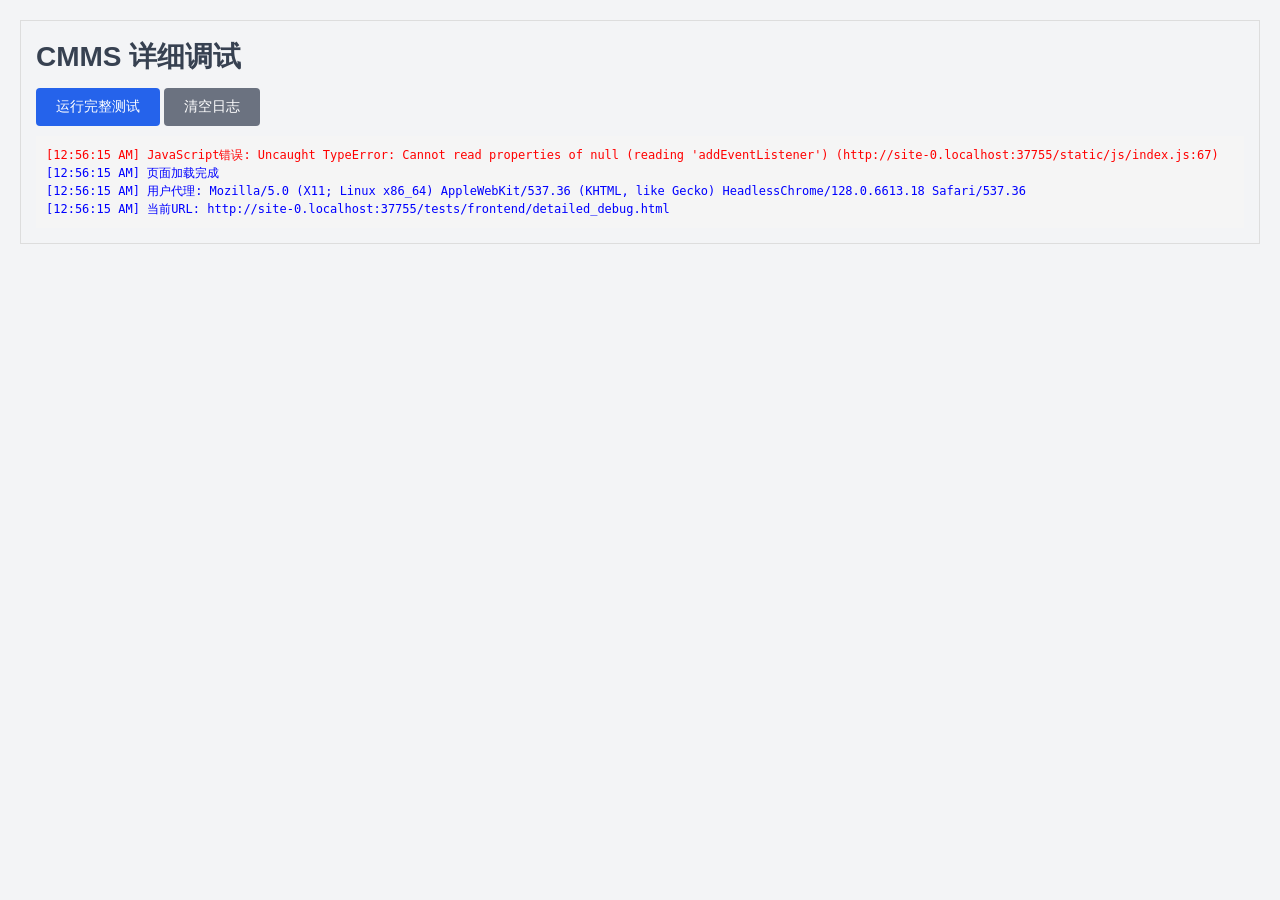
<file: tests/frontend/detailed_debug.html>
<!DOCTYPE html>
<html lang="zh-CN">
<head>
    <meta charset="UTF-8">
    <meta name="viewport" content="width=device-width, initial-scale=1.0">
    <title>详细调试</title>
    <link rel="stylesheet" href="/static/css/common.css">
    <style>
        .debug-panel { margin: 20px; padding: 15px; border: 1px solid #ddd; }
        .log { font-family: monospace; font-size: 12px; background: #f5f5f5; padding: 10px; max-height: 300px; overflow-y: auto; }
        .error { color: red; }
        .success { color: green; }
        .info { color: blue; }
    </style>
</head>
<body>
    <div class="debug-panel">
        <h1>CMMS 详细调试</h1>
        
        <div style="margin: 10px 0;">
            <button class="btn btn-primary" onclick="runFullTest()">运行完整测试</button>
            <button class="btn btn-secondary" onclick="clearLog()">清空日志</button>
        </div>

        <div id="log" class="log"></div>

        <!-- 隐藏的工单页面容器 -->
        <div id="page-workorders" style="display: none;"></div>
    </div>

    <!-- 按正确顺序加载JavaScript -->
    <script src="/static/js/api.js"></script>
    <script src="/static/js/assets.js"></script>
    <script src="/static/js/workorders.js"></script>
    <script src="/static/js/maintenance.js"></script>
    <script src="/static/js/index.js"></script>

    <script>
        function log(message, type = 'info') {
            const logDiv = document.getElementById('log');
            const timestamp = new Date().toLocaleTimeString();
            const className = type === 'error' ? 'error' : type === 'success' ? 'success' : 'info';
            logDiv.innerHTML += `<div class="${className}">[${timestamp}] ${message}</div>`;
            logDiv.scrollTop = logDiv.scrollHeight;
        }

        function clearLog() {
            document.getElementById('log').innerHTML = '';
        }

        async function runFullTest() {
            clearLog();
            log('开始完整测试...', 'info');

            // 1. 检查JavaScript对象和函数
            log('=== 检查JavaScript对象和函数 ===', 'info');
            
            const checks = [
                { name: 'API', obj: window.API },
                { name: 'loadWorkOrders', obj: window.loadWorkOrders },
                { name: 'renderWorkOrdersTable', obj: window.renderWorkOrdersTable },
                { name: 'showWorkOrderModal', obj: window.showWorkOrderModal },
                { name: 'saveWorkOrder', obj: window.saveWorkOrder },
                { name: 'showMessage', obj: window.showMessage },
                { name: 'showWorkOrderMessage', obj: window.showWorkOrderMessage }
            ];

            checks.forEach(check => {
                if (check.obj) {
                    log(`✅ ${check.name}: ${typeof check.obj}`, 'success');
                } else {
                    log(`❌ ${check.name}: 未定义`, 'error');
                }
            });

            // 2. 测试登录
            log('=== 测试登录 ===', 'info');
            try {
                const loginResponse = await fetch('/api/auth/login/', {
                    method: 'POST',
                    headers: { 'Content-Type': 'application/json' },
                    body: JSON.stringify({ username: 'admin', password: 'admin123' })
                });

                if (loginResponse.ok) {
                    const loginData = await loginResponse.json();
                    localStorage.setItem('access_token', loginData.access);
                    localStorage.setItem('user', JSON.stringify(loginData.user));
                    log('✅ 登录成功', 'success');
                } else {
                    log('❌ 登录失败', 'error');
                    return;
                }
            } catch (error) {
                log(`❌ 登录异常: ${error.message}`, 'error');
                return;
            }

            // 3. 测试API调用
            log('=== 测试API调用 ===', 'info');
            try {
                if (window.API && window.API.getWorkOrders) {
                    const workOrders = await window.API.getWorkOrders({ page_size: 10 });
                    log(`✅ 获取工单: ${workOrders.results ? workOrders.results.length : 0} 条`, 'success');
                } else {
                    log('❌ API.getWorkOrders 不存在', 'error');
                }

                if (window.API && window.API.getAssets) {
                    const assets = await window.API.getAssets({ page_size: 10 });
                    log(`✅ 获取设备: ${assets.results ? assets.results.length : 0} 条`, 'success');
                } else {
                    log('❌ API.getAssets 不存在', 'error');
                }
            } catch (error) {
                log(`❌ API调用异常: ${error.message}`, 'error');
            }

            // 4. 测试工单页面加载
            log('=== 测试工单页面加载 ===', 'info');
            try {
                if (window.loadWorkOrders) {
                    await window.loadWorkOrders();
                    log('✅ loadWorkOrders 执行成功', 'success');

                    // 检查页面元素
                    const pageElement = document.getElementById('page-workorders');
                    if (pageElement && pageElement.innerHTML.includes('工单管理')) {
                        log('✅ 工单页面HTML已生成', 'success');
                    } else {
                        log('❌ 工单页面HTML未正确生成', 'error');
                    }

                    const tableBody = document.getElementById('workOrdersTableBody');
                    if (tableBody) {
                        log('✅ 工单表格已创建', 'success');
                        log(`表格内容预览: ${tableBody.innerHTML.substring(0, 200)}...`, 'info');
                    } else {
                        log('❌ 工单表格未创建', 'error');
                    }

                    const modal = document.getElementById('woModal');
                    if (modal) {
                        log('✅ 工单模态框已创建', 'success');
                    } else {
                        log('❌ 工单模态框未创建', 'error');
                    }
                } else {
                    log('❌ loadWorkOrders 函数不存在', 'error');
                }
            } catch (error) {
                log(`❌ 工单页面加载异常: ${error.message}`, 'error');
                log(`错误堆栈: ${error.stack}`, 'error');
            }

            // 5. 测试创建工单模态框
            log('=== 测试创建工单模态框 ===', 'info');
            try {
                if (window.showWorkOrderModal) {
                    await window.showWorkOrderModal();
                    log('✅ showWorkOrderModal 执行成功', 'success');

                    // 检查模态框是否显示
                    const modal = document.getElementById('woModal');
                    if (modal && modal.classList.contains('show')) {
                        log('✅ 工单模态框已显示', 'success');
                    } else {
                        log('❌ 工单模态框未显示', 'error');
                    }
                } else {
                    log('❌ showWorkOrderModal 函数不存在', 'error');
                }
            } catch (error) {
                log(`❌ 创建工单模态框异常: ${error.message}`, 'error');
            }

            log('=== 测试完成 ===', 'info');
        }

        // 捕获所有错误
        window.addEventListener('error', function(e) {
            log(`JavaScript错误: ${e.message} (${e.filename}:${e.lineno})`, 'error');
        });

        // 页面加载完成后显示基本信息
        window.addEventListener('load', function() {
            log('页面加载完成', 'info');
            log(`用户代理: ${navigator.userAgent}`, 'info');
            log(`当前URL: ${window.location.href}`, 'info');
        });
    </script>
</body>
</html>
</file>
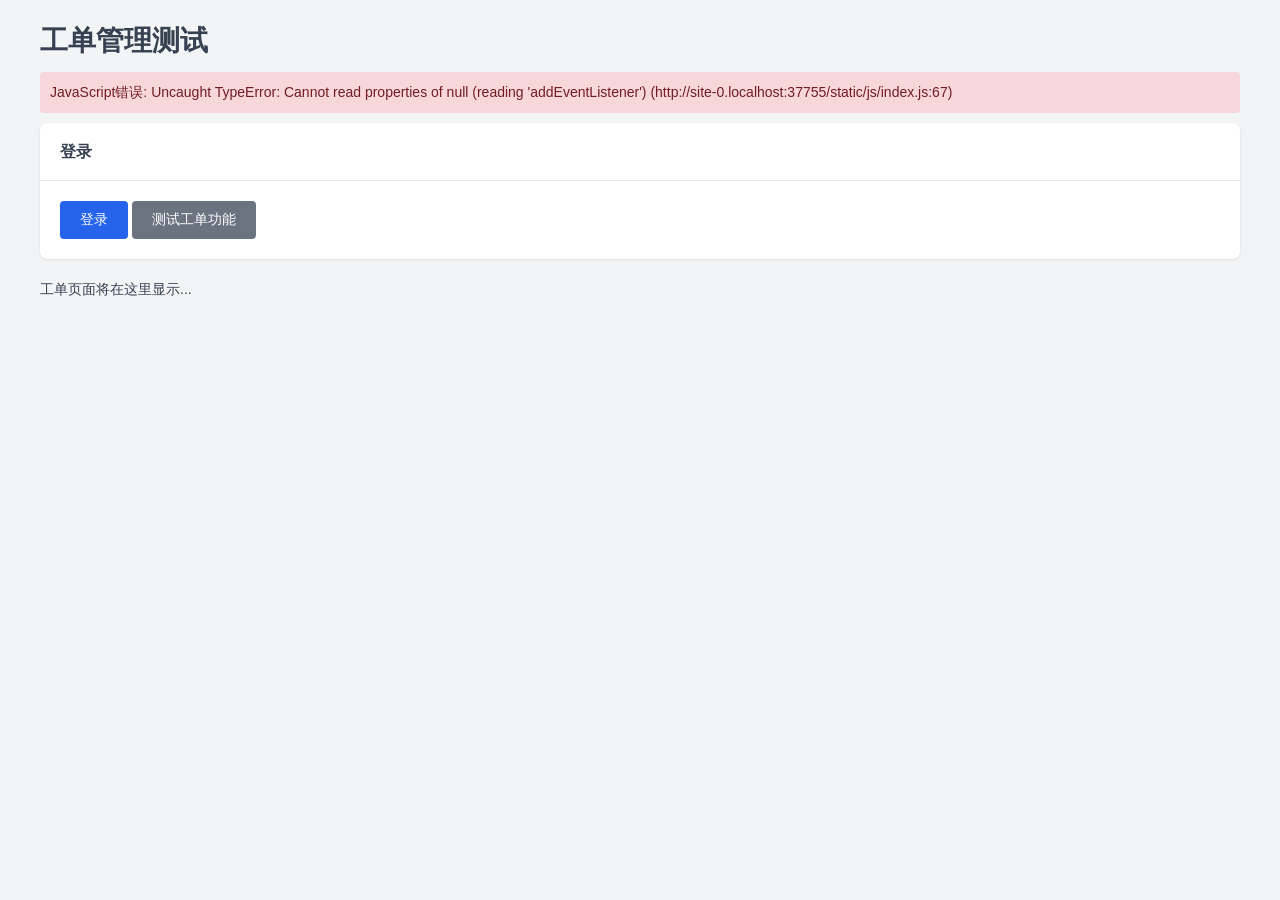
<file: tests/frontend/simple_workorder_test.html>
<!DOCTYPE html>
<html lang="zh-CN">
<head>
    <meta charset="UTF-8">
    <meta name="viewport" content="width=device-width, initial-scale=1.0">
    <title>简单工单测试</title>
    <link rel="stylesheet" href="/static/css/common.css">
    <style>
        body { margin: 20px; }
        .test-container { max-width: 1200px; margin: 0 auto; }
        .message { margin: 10px 0; padding: 10px; border-radius: 4px; }
        .success { background: #d4edda; color: #155724; }
        .error { background: #f8d7da; color: #721c24; }
    </style>
</head>
<body>
    <div class="test-container">
        <h1>工单管理测试</h1>
        
        <div id="messages"></div>
        
        <div class="card">
            <div class="card-header">
                <h3>登录</h3>
            </div>
            <div class="card-body">
                <button class="btn btn-primary" onclick="testLogin()">登录</button>
                <button class="btn btn-secondary" onclick="testWorkOrders()">测试工单功能</button>
            </div>
        </div>

        <!-- 工单页面容器 -->
        <div id="page-workorders" class="page-container">
            <p>工单页面将在这里显示...</p>
        </div>
    </div>

    <!-- 加载JavaScript文件 -->
    <script src="/static/js/api.js"></script>
    <script src="/static/js/workorders.js"></script>
    <script src="/static/js/index.js"></script>

    <script>
        let authToken = null;

        function showMessage(message, type = 'success') {
            const messagesDiv = document.getElementById('messages');
            const messageEl = document.createElement('div');
            messageEl.className = `message ${type}`;
            messageEl.textContent = message;
            messagesDiv.appendChild(messageEl);
            
            setTimeout(() => messageEl.remove(), 5000);
        }

        async function testLogin() {
            try {
                const response = await fetch('/api/auth/login/', {
                    method: 'POST',
                    headers: { 'Content-Type': 'application/json' },
                    body: JSON.stringify({ username: 'admin', password: 'admin123' })
                });

                if (response.ok) {
                    const data = await response.json();
                    authToken = data.access;
                    localStorage.setItem('access_token', data.access);
                    localStorage.setItem('user', JSON.stringify(data.user));
                    showMessage('登录成功', 'success');
                } else {
                    const error = await response.json();
                    showMessage('登录失败: ' + JSON.stringify(error), 'error');
                }
            } catch (error) {
                showMessage('登录异常: ' + error.message, 'error');
            }
        }

        async function testWorkOrders() {
            if (!authToken) {
                showMessage('请先登录', 'error');
                return;
            }

            try {
                showMessage('开始测试工单功能...', 'success');
                
                // 测试loadWorkOrders函数
                if (typeof loadWorkOrders === 'function') {
                    await loadWorkOrders();
                    showMessage('工单页面加载完成', 'success');
                } else {
                    showMessage('loadWorkOrders函数不存在', 'error');
                }
            } catch (error) {
                showMessage('测试失败: ' + error.message, 'error');
                console.error('详细错误:', error);
            }
        }

        // 页面加载完成后的检查
        window.addEventListener('load', function() {
            console.log('页面加载完成');
            console.log('API对象:', typeof API);
            console.log('loadWorkOrders函数:', typeof loadWorkOrders);
            console.log('renderWorkOrdersTable函数:', typeof renderWorkOrdersTable);
        });

        // 捕获所有错误
        window.addEventListener('error', function(e) {
            showMessage(`JavaScript错误: ${e.message} (${e.filename}:${e.lineno})`, 'error');
        });
    </script>
</body>
</html>
</file>
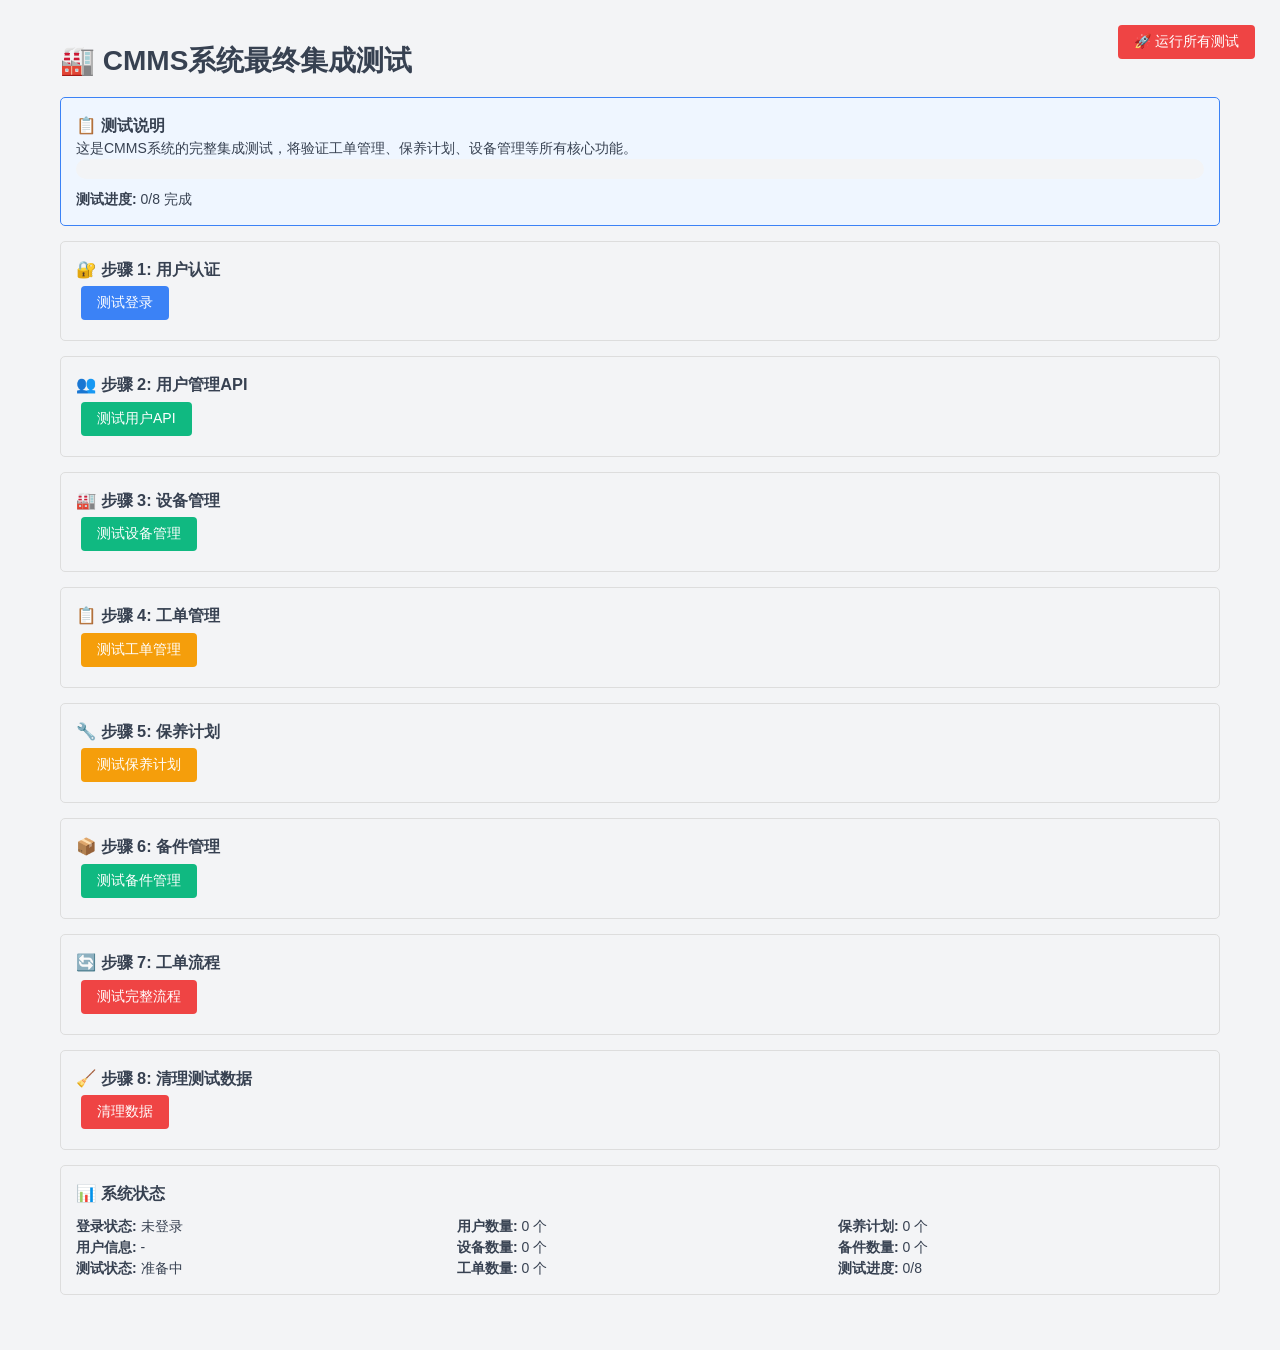
<file: tests/frontend/test_final_integration.html>
<!DOCTYPE html>
<html lang="zh-CN">
<head>
    <meta charset="UTF-8">
    <meta name="viewport" content="width=device-width, initial-scale=1.0">
    <title>CMMS系统最终集成测试</title>
    <link rel="stylesheet" href="/static/css/common.css">
    <style>
        .test-container { max-width: 1200px; margin: 20px auto; padding: 20px; }
        .test-section { margin: 15px 0; padding: 15px; border: 1px solid #ddd; border-radius: 5px; }
        .success { border-color: #10b981; background: #f0fdf4; }
        .error { border-color: #ef4444; background: #fef2f2; }
        .info { border-color: #3b82f6; background: #eff6ff; }
        .warning { border-color: #f59e0b; background: #fffbeb; }
        .btn { margin: 5px; padding: 8px 16px; border: none; border-radius: 4px; cursor: pointer; }
        .btn-primary { background: #3b82f6; color: white; }
        .btn-success { background: #10b981; color: white; }
        .btn-warning { background: #f59e0b; color: white; }
        .btn-danger { background: #ef4444; color: white; }
        .status-grid { display: grid; grid-template-columns: 1fr 1fr 1fr; gap: 15px; margin-top: 10px; }
        .progress { width: 100%; height: 20px; background: #f3f4f6; border-radius: 10px; overflow: hidden; }
        .progress-bar { height: 100%; background: #10b981; transition: width 0.3s ease; }
    </style>
</head>
<body>
    <div class="test-container">
        <h1>🏭 CMMS系统最终集成测试</h1>
        
        <div class="test-section info">
            <h3>📋 测试说明</h3>
            <p>这是CMMS系统的完整集成测试，将验证工单管理、保养计划、设备管理等所有核心功能。</p>
            <div class="progress">
                <div class="progress-bar" id="progressBar" style="width: 0%"></div>
            </div>
            <p style="margin-top: 10px;"><strong>测试进度:</strong> <span id="progressText">0/8 完成</span></p>
        </div>

        <div class="test-section">
            <h3>🔐 步骤 1: 用户认证</h3>
            <button class="btn btn-primary" onclick="runTest(1, testLogin)">测试登录</button>
            <div id="test1Result"></div>
        </div>

        <div class="test-section">
            <h3>👥 步骤 2: 用户管理API</h3>
            <button class="btn btn-success" onclick="runTest(2, testUsersAPI)">测试用户API</button>
            <div id="test2Result"></div>
        </div>

        <div class="test-section">
            <h3>🏭 步骤 3: 设备管理</h3>
            <button class="btn btn-success" onclick="runTest(3, testAssetsModule)">测试设备管理</button>
            <div id="test3Result"></div>
        </div>

        <div class="test-section">
            <h3>📋 步骤 4: 工单管理</h3>
            <button class="btn btn-warning" onclick="runTest(4, testWorkOrderModule)">测试工单管理</button>
            <div id="test4Result"></div>
        </div>

        <div class="test-section">
            <h3>🔧 步骤 5: 保养计划</h3>
            <button class="btn btn-warning" onclick="runTest(5, testMaintenanceModule)">测试保养计划</button>
            <div id="test5Result"></div>
        </div>

        <div class="test-section">
            <h3>📦 步骤 6: 备件管理</h3>
            <button class="btn btn-success" onclick="runTest(6, testSparePartsModule)">测试备件管理</button>
            <div id="test6Result"></div>
        </div>

        <div class="test-section">
            <h3>🔄 步骤 7: 工单流程</h3>
            <button class="btn btn-danger" onclick="runTest(7, testWorkOrderFlow)">测试完整流程</button>
            <div id="test7Result"></div>
        </div>

        <div class="test-section">
            <h3>🧹 步骤 8: 清理测试数据</h3>
            <button class="btn btn-danger" onclick="runTest(8, cleanupTestData)">清理数据</button>
            <div id="test8Result"></div>
        </div>

        <div class="test-section">
            <h3>📊 系统状态</h3>
            <div class="status-grid">
                <div>
                    <strong>登录状态:</strong> <span id="loginStatus">未登录</span><br>
                    <strong>用户信息:</strong> <span id="userInfo">-</span><br>
                    <strong>测试状态:</strong> <span id="testStatus">准备中</span>
                </div>
                <div>
                    <strong>用户数量:</strong> <span id="userCount">0</span> 个<br>
                    <strong>设备数量:</strong> <span id="assetCount">0</span> 个<br>
                    <strong>工单数量:</strong> <span id="workorderCount">0</span> 个
                </div>
                <div>
                    <strong>保养计划:</strong> <span id="planCount">0</span> 个<br>
                    <strong>备件数量:</strong> <span id="partCount">0</span> 个<br>
                    <strong>测试进度:</strong> <span id="completedTests">0</span>/8
                </div>
            </div>
        </div>

        <!-- 隐藏的页面容器 -->
        <div id="page-workorders" style="display: none;"></div>
        <div id="page-maintenance" style="display: none;"></div>
        <div id="page-assets" style="display: none;"></div>
        <div id="page-spareparts" style="display: none;"></div>
    </div>

    <!-- JavaScript文件 -->
    <script src="/static/js/api.js"></script>
    <script src="/static/js/workorders.js"></script>
    <script src="/static/js/maintenance.js"></script>
    <script src="/static/js/index.js"></script>

    <script>
        let authToken = null;
        let testResults = {};
        let completedTests = 0;
        let createdTestIds = {
            workorder: null,
            plan: null,
            asset: null
        };

        function updateResult(testNum, message, type = 'info') {
            const element = document.getElementById(`test${testNum}Result`);
            const className = type === 'success' ? 'success' : type === 'error' ? 'error' : type === 'warning' ? 'warning' : 'info';
            element.innerHTML = `<div class="test-section ${className}" style="margin-top: 10px;">${message}</div>`;
        }

        function updateProgress() {
            const progress = (completedTests / 8) * 100;
            document.getElementById('progressBar').style.width = progress + '%';
            document.getElementById('progressText').textContent = `${completedTests}/8 完成`;
            document.getElementById('completedTests').textContent = completedTests;
        }

        function updateStatus() {
            const token = localStorage.getItem('access_token');
            const user = localStorage.getItem('user');
            
            document.getElementById('loginStatus').textContent = token ? '已登录' : '未登录';
            
            if (user) {
                try {
                    const userData = JSON.parse(user);
                    document.getElementById('userInfo').textContent = `${userData.username} (${userData.role})`;
                } catch (e) {
                    document.getElementById('userInfo').textContent = '解析错误';
                }
            }
        }

        async function runTest(testNum, testFunction) {
            updateResult(testNum, '🔄 测试进行中...', 'info');
            
            try {
                const result = await testFunction();
                if (result) {
                    testResults[testNum] = true;
                    completedTests++;
                    updateProgress();
                }
            } catch (error) {
                console.error(`测试 ${testNum} 失败:`, error);
                updateResult(testNum, `❌ 测试失败: ${error.message}`, 'error');
            }
        }

        async function testLogin() {
            const response = await fetch('/api/auth/login/', {
                method: 'POST',
                headers: { 'Content-Type': 'application/json' },
                body: JSON.stringify({ username: 'admin', password: 'admin123' })
            });

            if (response.ok) {
                const data = response.json();
                authToken = data.access;
                localStorage.setItem('access_token', data.access);
                localStorage.setItem('refresh_token', data.refresh);
                localStorage.setItem('user', JSON.stringify(data.user));
                
                updateResult(1, `✅ 登录成功！<br>用户: ${data.user.username}<br>角色: ${data.user.role}`, 'success');
                updateStatus();
                return true;
            } else {
                throw new Error(`登录失败: ${response.status}`);
            }
        }

        async function testUsersAPI() {
            const response = await API.get('/auth/users/', { page_size: 1000 });
            const users = response.results || [];
            
            document.getElementById('userCount').textContent = users.length;
            updateResult(2, `✅ 用户API测试成功！<br>获取到 ${users.length} 个用户`, 'success');
            return true;
        }

        async function testAssetsModule() {
            if (typeof loadAssets === 'function') {
                await loadAssets();
                
                const response = await API.getAssets({ page_size: 1000 });
                const assets = response.results || [];
                
                document.getElementById('assetCount').textContent = assets.length;
                updateResult(3, `✅ 设备管理测试成功！<br>页面加载正常，获取到 ${assets.length} 个设备`, 'success');
                return true;
            } else {
                throw new Error('loadAssets函数不存在');
            }
        }

        async function testWorkOrderModule() {
            if (typeof loadWorkOrders === 'function' && typeof showWorkOrderModal === 'function') {
                await loadWorkOrders();
                
                const response = await API.getWorkOrders({ page_size: 1000 });
                const workorders = response.results || [];
                
                document.getElementById('workorderCount').textContent = workorders.length;
                updateResult(4, `✅ 工单管理测试成功！<br>页面加载正常，获取到 ${workorders.length} 个工单<br>创建模态框功能正常`, 'success');
                return true;
            } else {
                throw new Error('工单管理函数不存在');
            }
        }

        async function testMaintenanceModule() {
            if (typeof loadMaintenance === 'function' && typeof loadMaintenancePlans === 'function') {
                await loadMaintenance();
                await loadMaintenancePlans();
                
                const response = await API.getMaintenancePlans({ page_size: 1000 });
                const plans = response.results || [];
                
                document.getElementById('planCount').textContent = plans.length;
                updateResult(5, `✅ 保养计划测试成功！<br>页面加载正常，获取到 ${plans.length} 个保养计划<br>所有函数都存在`, 'success');
                return true;
            } else {
                throw new Error('保养计划函数不存在');
            }
        }

        async function testSparePartsModule() {
            if (typeof loadSpareParts === 'function') {
                await loadSpareParts();
                
                const response = await API.getSpareParts({ page_size: 1000 });
                const parts = response.results || [];
                
                document.getElementById('partCount').textContent = parts.length;
                updateResult(6, `✅ 备件管理测试成功！<br>页面加载正常，获取到 ${parts.length} 个备件`, 'success');
                return true;
            } else {
                throw new Error('loadSpareParts函数不存在');
            }
        }

        async function testWorkOrderFlow() {
            // 获取设备列表
            const assetsResponse = await API.getAssets({ page_size: 10 });
            const assets = assetsResponse.results || [];
            
            if (assets.length === 0) {
                throw new Error('没有可用设备');
            }

            // 创建测试工单
            const workorderData = {
                equipment: assets[0].id,
                wo_type: 'CM',
                summary: '集成测试工单',
                description: '这是一个集成测试创建的工单',
                priority: 'medium',
                status: 'open'
            };

            const createResponse = await API.createWorkOrder(workorderData);
            createdTestIds.workorder = createResponse.id;

            // 测试工单状态流转
            await API.startWorkOrder(createResponse.id);
            await API.completeWorkOrder(createResponse.id, {
                actions_taken: '完成测试维修',
                root_cause: '测试原因',
                downtime_minutes: 30,
                labor_hours: 2.0,
                parts_cost: 100.0
            });
            await API.closeWorkOrder(createResponse.id);

            updateResult(7, `✅ 工单流程测试成功！<br>工单: ${createResponse.wo_code}<br>状态流转: 开放 → 进行中 → 完成 → 关闭`, 'success');
            return true;
        }

        async function cleanupTestData() {
            let cleaned = 0;
            
            // 清理测试工单
            if (createdTestIds.workorder) {
                try {
                    await API.deleteWorkOrder(createdTestIds.workorder);
                    cleaned++;
                } catch (e) {
                    console.log('工单已不存在或已删除');
                }
            }

            updateResult(8, `✅ 清理完成！<br>清理了 ${cleaned} 个测试数据项`, 'success');
            document.getElementById('testStatus').textContent = '测试完成';
            return true;
        }

        // 页面加载完成后初始化
        window.addEventListener('load', function() {
            updateStatus();
            updateProgress();
            console.log('🚀 CMMS系统集成测试页面已加载');
        });

        // 错误捕获
        window.addEventListener('error', function(e) {
            console.error('❌ JavaScript错误:', e.message);
        });

        // 自动运行所有测试
        async function runAllTests() {
            document.getElementById('testStatus').textContent = '自动测试中';
            
            for (let i = 1; i <= 8; i++) {
                const testFunctions = [
                    null, testLogin, testUsersAPI, testAssetsModule, 
                    testWorkOrderModule, testMaintenanceModule, 
                    testSparePartsModule, testWorkOrderFlow, cleanupTestData
                ];
                
                if (testFunctions[i]) {
                    await runTest(i, testFunctions[i]);
                    await new Promise(resolve => setTimeout(resolve, 1000)); // 等待1秒
                }
            }
            
            document.getElementById('testStatus').textContent = '自动测试完成';
        }

        // 添加自动测试按钮
        setTimeout(() => {
            const container = document.querySelector('.test-container');
            const autoTestBtn = document.createElement('button');
            autoTestBtn.className = 'btn btn-danger';
            autoTestBtn.textContent = '🚀 运行所有测试';
            autoTestBtn.onclick = runAllTests;
            autoTestBtn.style.cssText = 'position: fixed; top: 20px; right: 20px; z-index: 1000;';
            document.body.appendChild(autoTestBtn);
        }, 1000);
    </script>
</body>
</html>
</file>
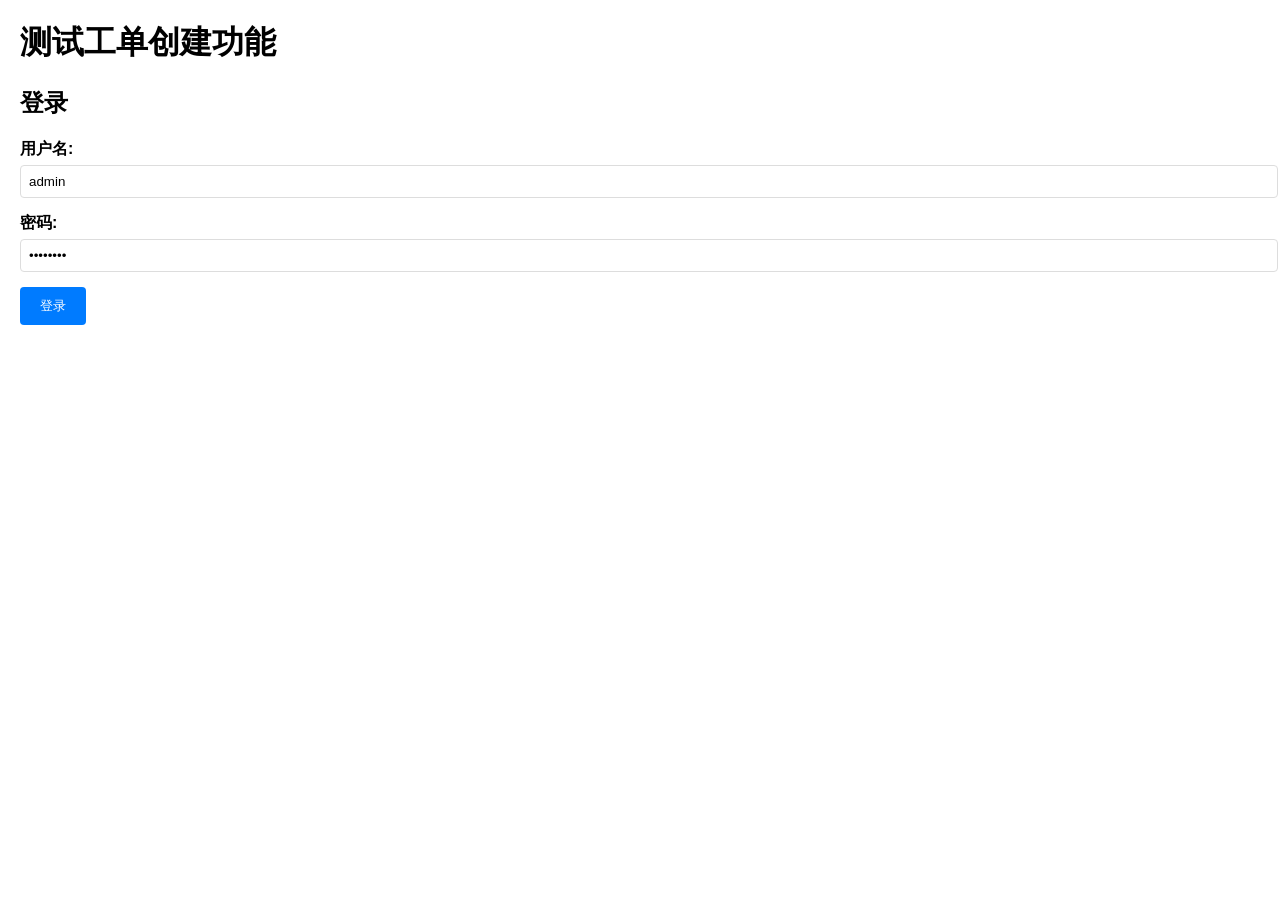
<file: tests/frontend/test_frontend.html>
<!DOCTYPE html>
<html lang="zh-CN">
<head>
    <meta charset="UTF-8">
    <meta name="viewport" content="width=device-width, initial-scale=1.0">
    <title>测试工单创建</title>
    <style>
        body { font-family: Arial, sans-serif; margin: 20px; }
        .form-group { margin-bottom: 15px; }
        label { display: block; margin-bottom: 5px; font-weight: bold; }
        input, select, textarea { width: 100%; padding: 8px; border: 1px solid #ddd; border-radius: 4px; }
        button { padding: 10px 20px; background: #007bff; color: white; border: none; border-radius: 4px; cursor: pointer; }
        button:hover { background: #0056b3; }
        .message { padding: 10px; margin: 10px 0; border-radius: 4px; }
        .success { background: #d4edda; color: #155724; border: 1px solid #c3e6cb; }
        .error { background: #f8d7da; color: #721c24; border: 1px solid #f5c6cb; }
    </style>
</head>
<body>
    <h1>测试工单创建功能</h1>
    
    <div id="loginSection">
        <h2>登录</h2>
        <div class="form-group">
            <label>用户名:</label>
            <input type="text" id="username" value="admin">
        </div>
        <div class="form-group">
            <label>密码:</label>
            <input type="password" id="password" value="admin123">
        </div>
        <button onclick="login()">登录</button>
    </div>

    <div id="workorderSection" style="display: none;">
        <h2>创建工单</h2>
        <div class="form-group">
            <label>设备:</label>
            <select id="equipment">
                <option value="">请选择设备</option>
            </select>
        </div>
        <div class="form-group">
            <label>工单类型:</label>
            <select id="wo_type">
                <option value="CM">纠正性维护(CM)</option>
                <option value="PM">预防性维护(PM)</option>
                <option value="inspection">点检</option>
            </select>
        </div>
        <div class="form-group">
            <label>摘要:</label>
            <input type="text" id="summary" placeholder="请输入工单摘要">
        </div>
        <div class="form-group">
            <label>描述:</label>
            <textarea id="description" rows="3" placeholder="请输入详细描述"></textarea>
        </div>
        <div class="form-group">
            <label>优先级:</label>
            <select id="priority">
                <option value="low">低</option>
                <option value="medium">中</option>
                <option value="high">高</option>
                <option value="critical">紧急</option>
            </select>
        </div>
        <button onclick="createWorkOrder()">创建工单</button>
    </div>

    <div id="messages"></div>

    <script>
        const API_BASE = '/api';
        let authToken = null;

        function showMessage(message, type = 'success') {
            const messagesDiv = document.getElementById('messages');
            const messageEl = document.createElement('div');
            messageEl.className = `message ${type}`;
            messageEl.textContent = message;
            messagesDiv.appendChild(messageEl);
            
            setTimeout(() => {
                messageEl.remove();
            }, 5000);
        }

        async function login() {
            const username = document.getElementById('username').value;
            const password = document.getElementById('password').value;

            try {
                const response = await fetch(`${API_BASE}/auth/login/`, {
                    method: 'POST',
                    headers: { 'Content-Type': 'application/json' },
                    body: JSON.stringify({ username, password })
                });

                if (response.ok) {
                    const data = await response.json();
                    authToken = data.access;
                    showMessage('登录成功', 'success');
                    
                    document.getElementById('loginSection').style.display = 'none';
                    document.getElementById('workorderSection').style.display = 'block';
                    
                    await loadAssets();
                } else {
                    const error = await response.json();
                    showMessage('登录失败: ' + (error.detail || '未知错误'), 'error');
                }
            } catch (error) {
                showMessage('登录失败: ' + error.message, 'error');
            }
        }

        async function loadAssets() {
            try {
                const response = await fetch(`${API_BASE}/assets/`, {
                    headers: { 'Authorization': `Bearer ${authToken}` }
                });

                if (response.ok) {
                    const data = await response.json();
                    const select = document.getElementById('equipment');
                    
                    data.results.forEach(asset => {
                        const option = document.createElement('option');
                        option.value = asset.id;
                        option.textContent = `${asset.code} - ${asset.name}`;
                        select.appendChild(option);
                    });
                    
                    showMessage(`加载了 ${data.results.length} 个设备`, 'success');
                } else {
                    showMessage('加载设备失败', 'error');
                }
            } catch (error) {
                showMessage('加载设备失败: ' + error.message, 'error');
            }
        }

        async function createWorkOrder() {
            const data = {
                equipment: document.getElementById('equipment').value,
                wo_type: document.getElementById('wo_type').value,
                summary: document.getElementById('summary').value,
                description: document.getElementById('description').value,
                priority: document.getElementById('priority').value,
                status: 'open'
            };

            if (!data.equipment) {
                showMessage('请选择设备', 'error');
                return;
            }

            if (!data.summary) {
                showMessage('请输入摘要', 'error');
                return;
            }

            try {
                const response = await fetch(`${API_BASE}/workorders/`, {
                    method: 'POST',
                    headers: {
                        'Authorization': `Bearer ${authToken}`,
                        'Content-Type': 'application/json'
                    },
                    body: JSON.stringify(data)
                });

                if (response.ok) {
                    const result = await response.json();
                    showMessage(`工单创建成功: ${result.wo_code}`, 'success');
                    
                    // 清空表单
                    document.getElementById('summary').value = '';
                    document.getElementById('description').value = '';
                } else {
                    const error = await response.json();
                    showMessage('创建工单失败: ' + JSON.stringify(error), 'error');
                }
            } catch (error) {
                showMessage('创建工单失败: ' + error.message, 'error');
            }
        }
    </script>
</body>
</html>
</file>
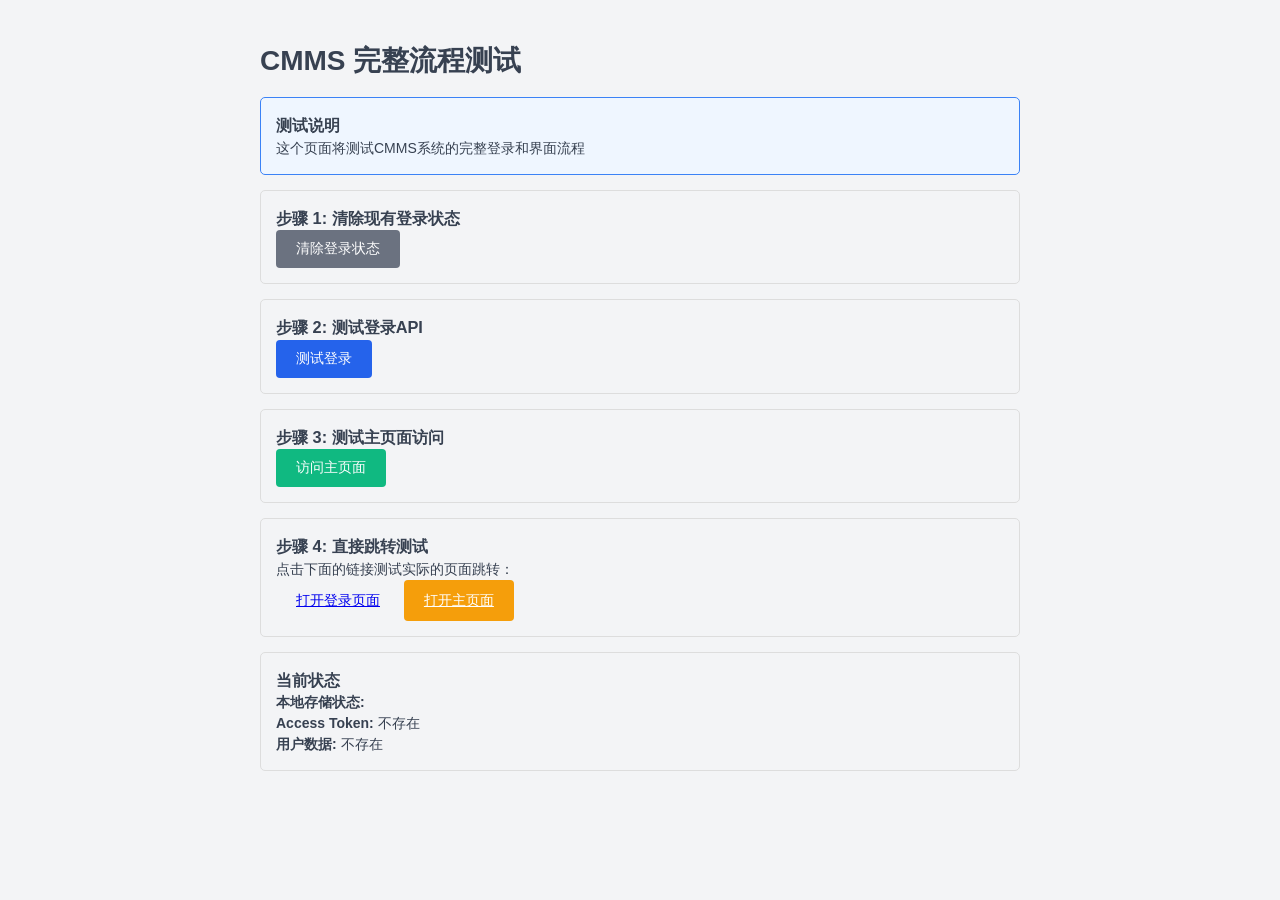
<file: tests/frontend/test_full_flow.html>
<!DOCTYPE html>
<html lang="zh-CN">
<head>
    <meta charset="UTF-8">
    <meta name="viewport" content="width=device-width, initial-scale=1.0">
    <title>完整流程测试</title>
    <link rel="stylesheet" href="/static/css/common.css">
    <style>
        .test-container { max-width: 800px; margin: 20px auto; padding: 20px; }
        .step { margin: 15px 0; padding: 15px; border: 1px solid #ddd; border-radius: 5px; }
        .success { border-color: #10b981; background: #f0fdf4; }
        .error { border-color: #ef4444; background: #fef2f2; }
        .info { border-color: #3b82f6; background: #eff6ff; }
    </style>
</head>
<body>
    <div class="test-container">
        <h1>CMMS 完整流程测试</h1>
        
        <div class="step info">
            <h3>测试说明</h3>
            <p>这个页面将测试CMMS系统的完整登录和界面流程</p>
        </div>

        <div class="step">
            <h3>步骤 1: 清除现有登录状态</h3>
            <button class="btn btn-secondary" onclick="clearLoginState()">清除登录状态</button>
            <div id="step1-result"></div>
        </div>

        <div class="step">
            <h3>步骤 2: 测试登录API</h3>
            <button class="btn btn-primary" onclick="testLogin()">测试登录</button>
            <div id="step2-result"></div>
        </div>

        <div class="step">
            <h3>步骤 3: 测试主页面访问</h3>
            <button class="btn btn-success" onclick="testMainPage()">访问主页面</button>
            <div id="step3-result"></div>
        </div>

        <div class="step">
            <h3>步骤 4: 直接跳转测试</h3>
            <p>点击下面的链接测试实际的页面跳转：</p>
            <a href="/static/login.html" class="btn btn-info" target="_blank">打开登录页面</a>
            <a href="/static/index.html" class="btn btn-warning" target="_blank">打开主页面</a>
        </div>

        <div class="step">
            <h3>当前状态</h3>
            <div id="current-status"></div>
        </div>
    </div>

    <script>
        function updateStatus(stepId, message, type = 'info') {
            const element = document.getElementById(stepId);
            const className = type === 'success' ? 'success' : type === 'error' ? 'error' : 'info';
            element.innerHTML = `<div class="${className}" style="margin-top: 10px; padding: 10px; border-radius: 4px;">${message}</div>`;
        }

        function showCurrentStatus() {
            const token = localStorage.getItem('access_token');
            const user = localStorage.getItem('user');
            
            let status = '<h4>本地存储状态:</h4>';
            status += `<p><strong>Access Token:</strong> ${token ? '存在' : '不存在'}</p>`;
            
            if (user) {
                try {
                    const userData = JSON.parse(user);
                    status += `<p><strong>用户:</strong> ${userData.username} (${userData.role})</p>`;
                } catch (e) {
                    status += `<p><strong>用户数据:</strong> 解析错误</p>`;
                }
            } else {
                status += `<p><strong>用户数据:</strong> 不存在</p>`;
            }

            document.getElementById('current-status').innerHTML = status;
        }

        function clearLoginState() {
            localStorage.removeItem('access_token');
            localStorage.removeItem('refresh_token');
            localStorage.removeItem('user');
            updateStatus('step1-result', '✅ 登录状态已清除', 'success');
            showCurrentStatus();
        }

        async function testLogin() {
            updateStatus('step2-result', '正在测试登录...', 'info');
            
            try {
                const response = await fetch('/api/auth/login/', {
                    method: 'POST',
                    headers: { 'Content-Type': 'application/json' },
                    body: JSON.stringify({ username: 'admin', password: 'admin123' })
                });

                if (response.ok) {
                    const data = await response.json();
                    localStorage.setItem('access_token', data.access);
                    localStorage.setItem('refresh_token', data.refresh);
                    localStorage.setItem('user', JSON.stringify(data.user));
                    
                    updateStatus('step2-result', `✅ 登录成功！用户: ${data.user.username} (${data.user.role})`, 'success');
                    showCurrentStatus();
                } else {
                    const error = await response.json();
                    updateStatus('step2-result', `❌ 登录失败: ${error.detail || '未知错误'}`, 'error');
                }
            } catch (error) {
                updateStatus('step2-result', `❌ 登录异常: ${error.message}`, 'error');
            }
        }

        function testMainPage() {
            const token = localStorage.getItem('access_token');
            
            if (!token) {
                updateStatus('step3-result', '❌ 请先登录', 'error');
                return;
            }

            updateStatus('step3-result', '✅ 有登录token，可以访问主页面。点击下面的链接测试：<br><a href="/static/index.html" target="_blank" class="btn btn-primary btn-sm" style="margin-top: 10px;">打开主页面</a>', 'success');
        }

        // 页面加载时显示当前状态
        window.addEventListener('load', showCurrentStatus);
    </script>
</body>
</html>
</file>
<file: static/css/common.css>
/* CMMS 系统公共样式 */

* {
    margin: 0;
    padding: 0;
    box-sizing: border-box;
}

:root {
    --primary-color: #2563eb;
    --primary-hover: #1d4ed8;
    --success-color: #10b981;
    --warning-color: #f59e0b;
    --danger-color: #ef4444;
    --info-color: #06b6d4;
    --gray-50: #f9fafb;
    --gray-100: #f3f4f6;
    --gray-200: #e5e7eb;
    --gray-300: #d1d5db;
    --gray-400: #9ca3af;
    --gray-500: #6b7280;
    --gray-600: #4b5563;
    --gray-700: #374151;
    --gray-800: #1f2937;
    --gray-900: #111827;
}

body {
    font-family: -apple-system, BlinkMacSystemFont, 'Segoe UI', Roboto, 'Helvetica Neue', Arial, sans-serif;
    font-size: 14px;
    line-height: 1.5;
    color: var(--gray-700);
    background-color: var(--gray-100);
}

/* 登录页面样式 */
.login-container {
    min-height: 100vh;
    display: flex;
    align-items: center;
    justify-content: center;
    background: linear-gradient(135deg, #667eea 0%, #764ba2 100%);
}

.login-box {
    width: 400px;
    padding: 40px;
    background: white;
    border-radius: 8px;
    box-shadow: 0 10px 40px rgba(0, 0, 0, 0.2);
}

.login-title {
    font-size: 24px;
    font-weight: 600;
    color: var(--gray-800);
    text-align: center;
    margin-bottom: 8px;
}

.login-subtitle {
    font-size: 14px;
    color: var(--gray-500);
    text-align: center;
    margin-bottom: 32px;
}

/* 表单样式 */
.form-group {
    margin-bottom: 20px;
}

.form-label {
    display: block;
    font-size: 14px;
    font-weight: 500;
    color: var(--gray-700);
    margin-bottom: 6px;
}

.form-input,
.form-select,
.form-textarea {
    width: 100%;
    padding: 10px 12px;
    border: 1px solid var(--gray-300);
    border-radius: 4px;
    font-size: 14px;
    transition: border-color 0.2s;
}

.form-input:focus,
.form-select:focus,
.form-textarea:focus {
    outline: none;
    border-color: var(--primary-color);
}

.form-textarea {
    resize: vertical;
    min-height: 80px;
}

.btn {
    display: inline-flex;
    align-items: center;
    justify-content: center;
    padding: 10px 20px;
    font-size: 14px;
    font-weight: 500;
    border: none;
    border-radius: 4px;
    cursor: pointer;
    transition: all 0.2s;
}

.btn-primary {
    background-color: var(--primary-color);
    color: white;
}

.btn-primary:hover {
    background-color: var(--primary-hover);
}

.btn-success {
    background-color: var(--success-color);
    color: white;
}

.btn-danger {
    background-color: var(--danger-color);
    color: white;
}

.btn-warning {
    background-color: var(--warning-color);
    color: white;
}

.btn-secondary {
    background-color: var(--gray-500);
    color: white;
}

.btn-sm {
    padding: 6px 12px;
    font-size: 12px;
}

.btn-block {
    width: 100%;
}

/* 主框架样式 */
.app-container {
    display: flex;
    min-height: 100vh;
}

/* 侧边栏样式 */
.sidebar {
    width: 240px;
    background-color: var(--gray-800);
    color: white;
    display: flex;
    flex-direction: column;
}

.sidebar-header {
    padding: 20px;
    border-bottom: 1px solid var(--gray-700);
}

.sidebar-brand {
    font-size: 18px;
    font-weight: 600;
}

.sidebar-nav {
    flex: 1;
    padding: 16px 0;
    overflow-y: auto;
}

.nav-item {
    padding: 12px 20px;
    color: var(--gray-300);
    display: flex;
    align-items: center;
    cursor: pointer;
    transition: all 0.2s;
    text-decoration: none;
}

.nav-item:hover {
    background-color: var(--gray-700);
    color: white;
}

.nav-item.active {
    background-color: var(--primary-color);
    color: white;
}

.nav-icon {
    width: 20px;
    height: 20px;
    margin-right: 10px;
}

.sidebar-footer {
    padding: 16px;
    border-top: 1px solid var(--gray-700);
}

.user-info {
    display: flex;
    align-items: center;
    padding: 10px;
    background-color: var(--gray-700);
    border-radius: 4px;
}

.user-avatar {
    width: 32px;
    height: 32px;
    border-radius: 50%;
    background-color: var(--primary-color);
    display: flex;
    align-items: center;
    justify-content: center;
    font-weight: 600;
    margin-right: 10px;
}

.user-name {
    flex: 1;
    font-size: 14px;
}

.logout-btn {
    padding: 4px 8px;
    font-size: 12px;
}

/* 主内容区域样式 */
.main-content {
    flex: 1;
    display: flex;
    flex-direction: column;
}

.header {
    height: 56px;
    background-color: white;
    border-bottom: 1px solid var(--gray-200);
    display: flex;
    align-items: center;
    justify-content: space-between;
    padding: 0 24px;
}

.header-title {
    font-size: 18px;
    font-weight: 600;
    color: var(--gray-800);
}

.content {
    flex: 1;
    padding: 24px;
    overflow-y: auto;
}

/* 卡片样式 */
.card {
    background: white;
    border-radius: 8px;
    box-shadow: 0 1px 3px rgba(0, 0, 0, 0.1);
    margin-bottom: 20px;
}

.card-header {
    padding: 16px 20px;
    border-bottom: 1px solid var(--gray-200);
    display: flex;
    align-items: center;
    justify-content: space-between;
}

.card-title {
    font-size: 16px;
    font-weight: 600;
    color: var(--gray-800);
}

.card-body {
    padding: 20px;
}

/* 表格样式 */
.table-container {
    overflow-x: auto;
}

table {
    width: 100%;
    border-collapse: collapse;
}

thead {
    background-color: var(--gray-50);
}

th {
    padding: 12px;
    text-align: left;
    font-weight: 600;
    color: var(--gray-700);
    border-bottom: 1px solid var(--gray-200);
}

td {
    padding: 12px;
    border-bottom: 1px solid var(--gray-200);
}

tbody tr:hover {
    background-color: var(--gray-50);
}

/* 状态标签 */
.badge {
    display: inline-flex;
    align-items: center;
    padding: 4px 10px;
    border-radius: 12px;
    font-size: 12px;
    font-weight: 500;
}

.badge-success {
    background-color: #d1fae5;
    color: #065f46;
}

.badge-warning {
    background-color: #fef3c7;
    color: #92400e;
}

.badge-danger {
    background-color: #fee2e2;
    color: #991b1b;
}

.badge-info {
    background-color: #cffafe;
    color: #0e7490;
}

.badge-primary {
    background-color: #dbeafe;
    color: #1e40af;
}

.badge-secondary {
    background-color: #f3f4f6;
    color: #374151;
}

.badge-dark {
    background-color: #1f2937;
    color: #f9fafb;
}

/* 搜索栏样式 */
.search-bar {
    display: flex;
    gap: 12px;
    margin-bottom: 20px;
}

.search-input {
    flex: 1;
    max-width: 300px;
}

/* 操作按钮组 */
.action-bar {
    display: flex;
    justify-content: space-between;
    align-items: center;
    margin-bottom: 20px;
}

.action-buttons {
    display: flex;
    gap: 8px;
}

/* 模态框样式 */
.modal {
    display: none;
    position: fixed;
    top: 0;
    left: 0;
    width: 100%;
    height: 100%;
    background-color: rgba(0, 0, 0, 0.5);
    z-index: 1000;
    align-items: center;
    justify-content: center;
}

.modal.show {
    display: flex;
}

.modal-content {
    background: white;
    border-radius: 8px;
    width: 90%;
    max-width: 600px;
    max-height: 90vh;
    overflow-y: auto;
}

.modal-header {
    padding: 16px 20px;
    border-bottom: 1px solid var(--gray-200);
    display: flex;
    align-items: center;
    justify-content: space-between;
}

.modal-title {
    font-size: 16px;
    font-weight: 600;
}

.modal-close {
    background: none;
    border: none;
    font-size: 20px;
    cursor: pointer;
    color: var(--gray-500);
}

.modal-body {
    padding: 20px;
}

.modal-footer {
    padding: 16px 20px;
    border-top: 1px solid var(--gray-200);
    display: flex;
    justify-content: flex-end;
    gap: 10px;
}

/* 统计卡片样式 */
.stats-grid {
    display: grid;
    grid-template-columns: repeat(auto-fit, minmax(200px, 1fr));
    gap: 20px;
    margin-bottom: 20px;
}

.stat-card {
    background: white;
    border-radius: 8px;
    padding: 20px;
    box-shadow: 0 1px 3px rgba(0, 0, 0, 0.1);
}

.stat-label {
    font-size: 14px;
    color: var(--gray-500);
    margin-bottom: 8px;
}

.stat-value {
    font-size: 28px;
    font-weight: 600;
    color: var(--gray-800);
}

.stat-change {
    font-size: 12px;
    margin-top: 8px;
}

.stat-change.positive {
    color: var(--success-color);
}

.stat-change.negative {
    color: var(--danger-color);
}

/* 加载状态 */
.loading {
    display: inline-block;
    width: 16px;
    height: 16px;
    border: 2px solid var(--gray-300);
    border-top-color: var(--primary-color);
    border-radius: 50%;
    animation: spin 0.8s linear infinite;
}

@keyframes spin {
    to {
        transform: rotate(360deg);
    }
}

/* 消息提示 */
.message {
    padding: 12px 16px;
    border-radius: 4px;
    margin-bottom: 16px;
}

.message-success {
    background-color: #d1fae5;
    color: #065f46;
    border: 1px solid #6ee7b7;
}

.message-error {
    background-color: #fee2e2;
    color: #991b1b;
    border: 1px solid #fca5a5;
}

.message-warning {
    background-color: #fef3c7;
    color: #92400e;
    border: 1px solid #fcd34d;
}

/* 工具提示 */
.tooltip {
    position: relative;
}

.tooltip:hover::after {
    content: attr(data-tooltip);
    position: absolute;
    bottom: 100%;
    left: 50%;
    transform: translateX(-50%);
    padding: 6px 10px;
    background-color: var(--gray-800);
    color: white;
    font-size: 12px;
    border-radius: 4px;
    white-space: nowrap;
    margin-bottom: 6px;
}

/* 分页样式 */
.pagination {
    display: flex;
    gap: 4px;
    justify-content: center;
    padding: 20px 0;
}

.pagination button {
    padding: 8px 12px;
    border: 1px solid var(--gray-300);
    background: white;
    border-radius: 4px;
    cursor: pointer;
    font-size: 14px;
}

.pagination button:hover:not(:disabled) {
    background-color: var(--gray-100);
}

.pagination button:disabled {
    opacity: 0.5;
    cursor: not-allowed;
}

.pagination button.active {
    background-color: var(--primary-color);
    color: white;
    border-color: var(--primary-color);
}

/* 响应式 */
@media (max-width: 768px) {
    .sidebar {
        position: fixed;
        left: -240px;
        top: 0;
        height: 100%;
        z-index: 100;
        transition: left 0.3s;
    }

    .sidebar.show {
        left: 0;
    }

    .stats-grid {
        grid-template-columns: 1fr;
    }

    .action-bar {
        flex-direction: column;
        gap: 12px;
        align-items: stretch;
    }

    .search-bar {
        flex-direction: column;
    }
}
</file>
